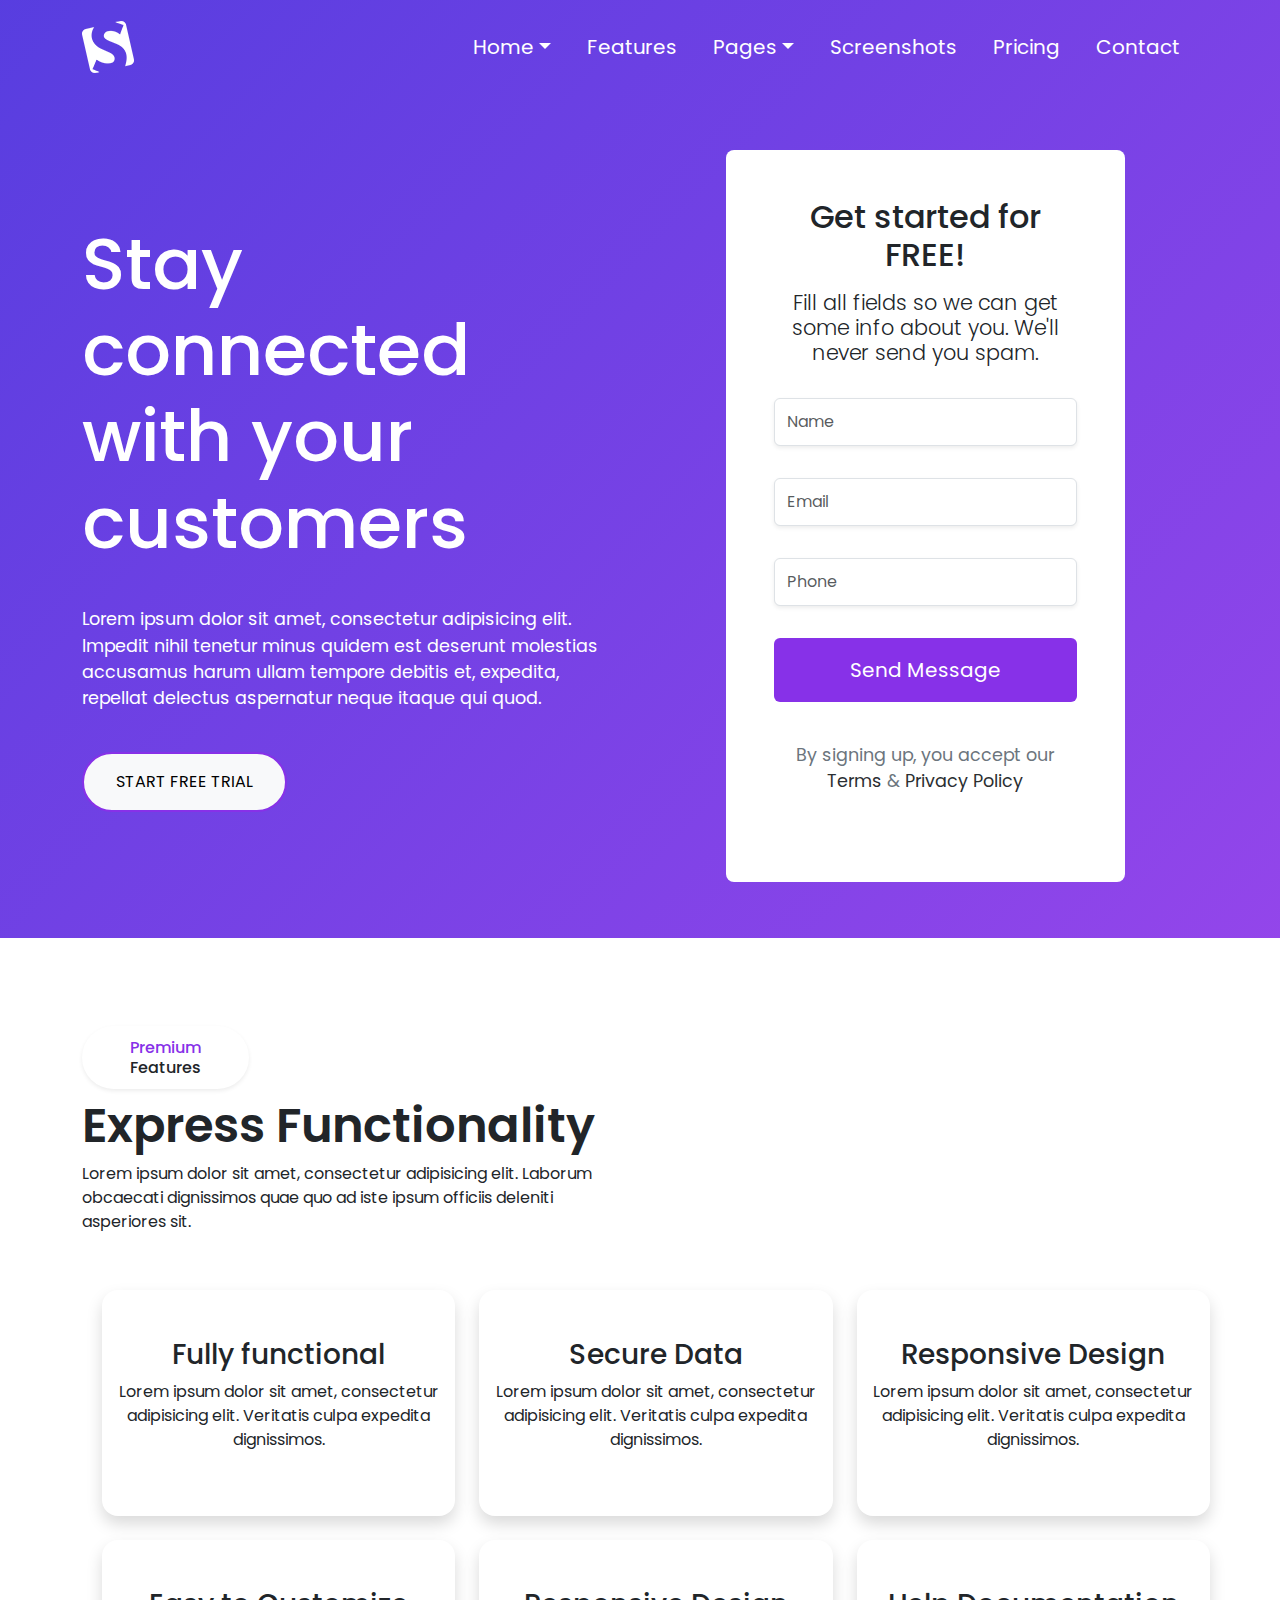
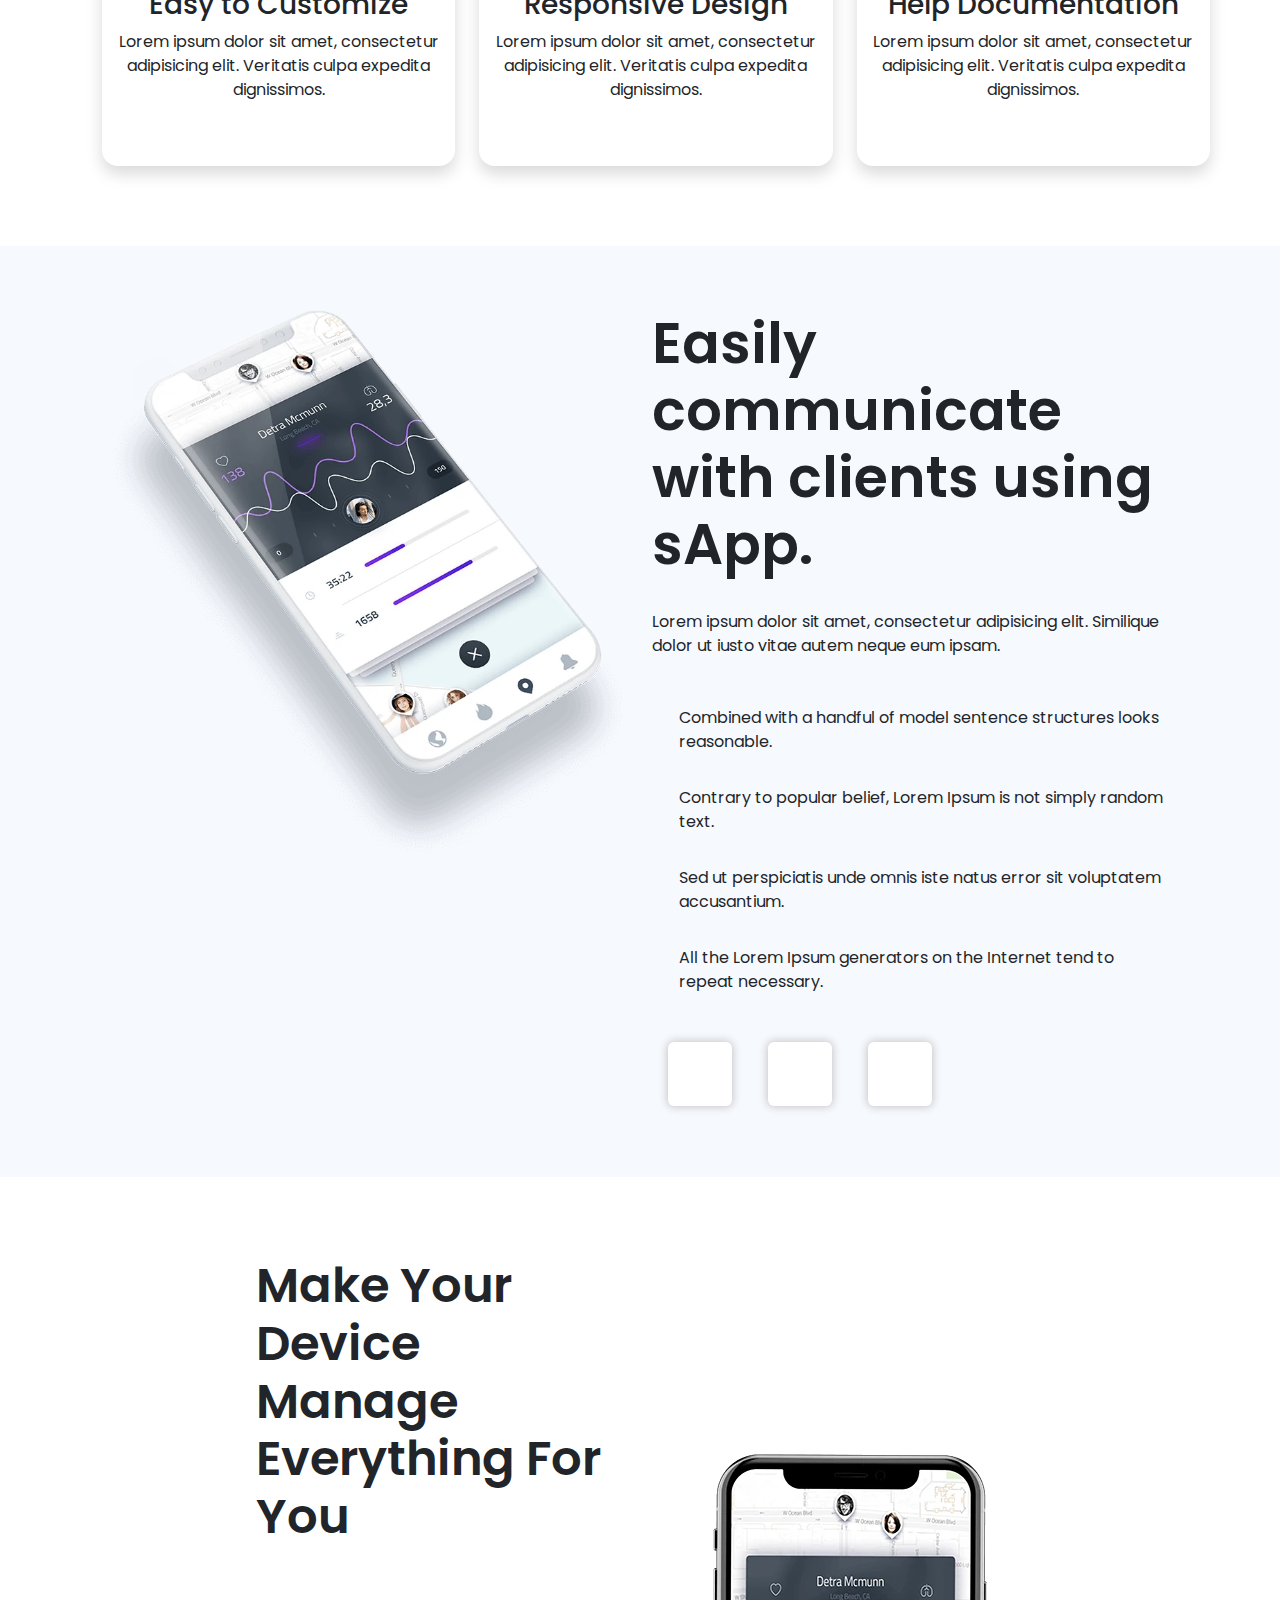
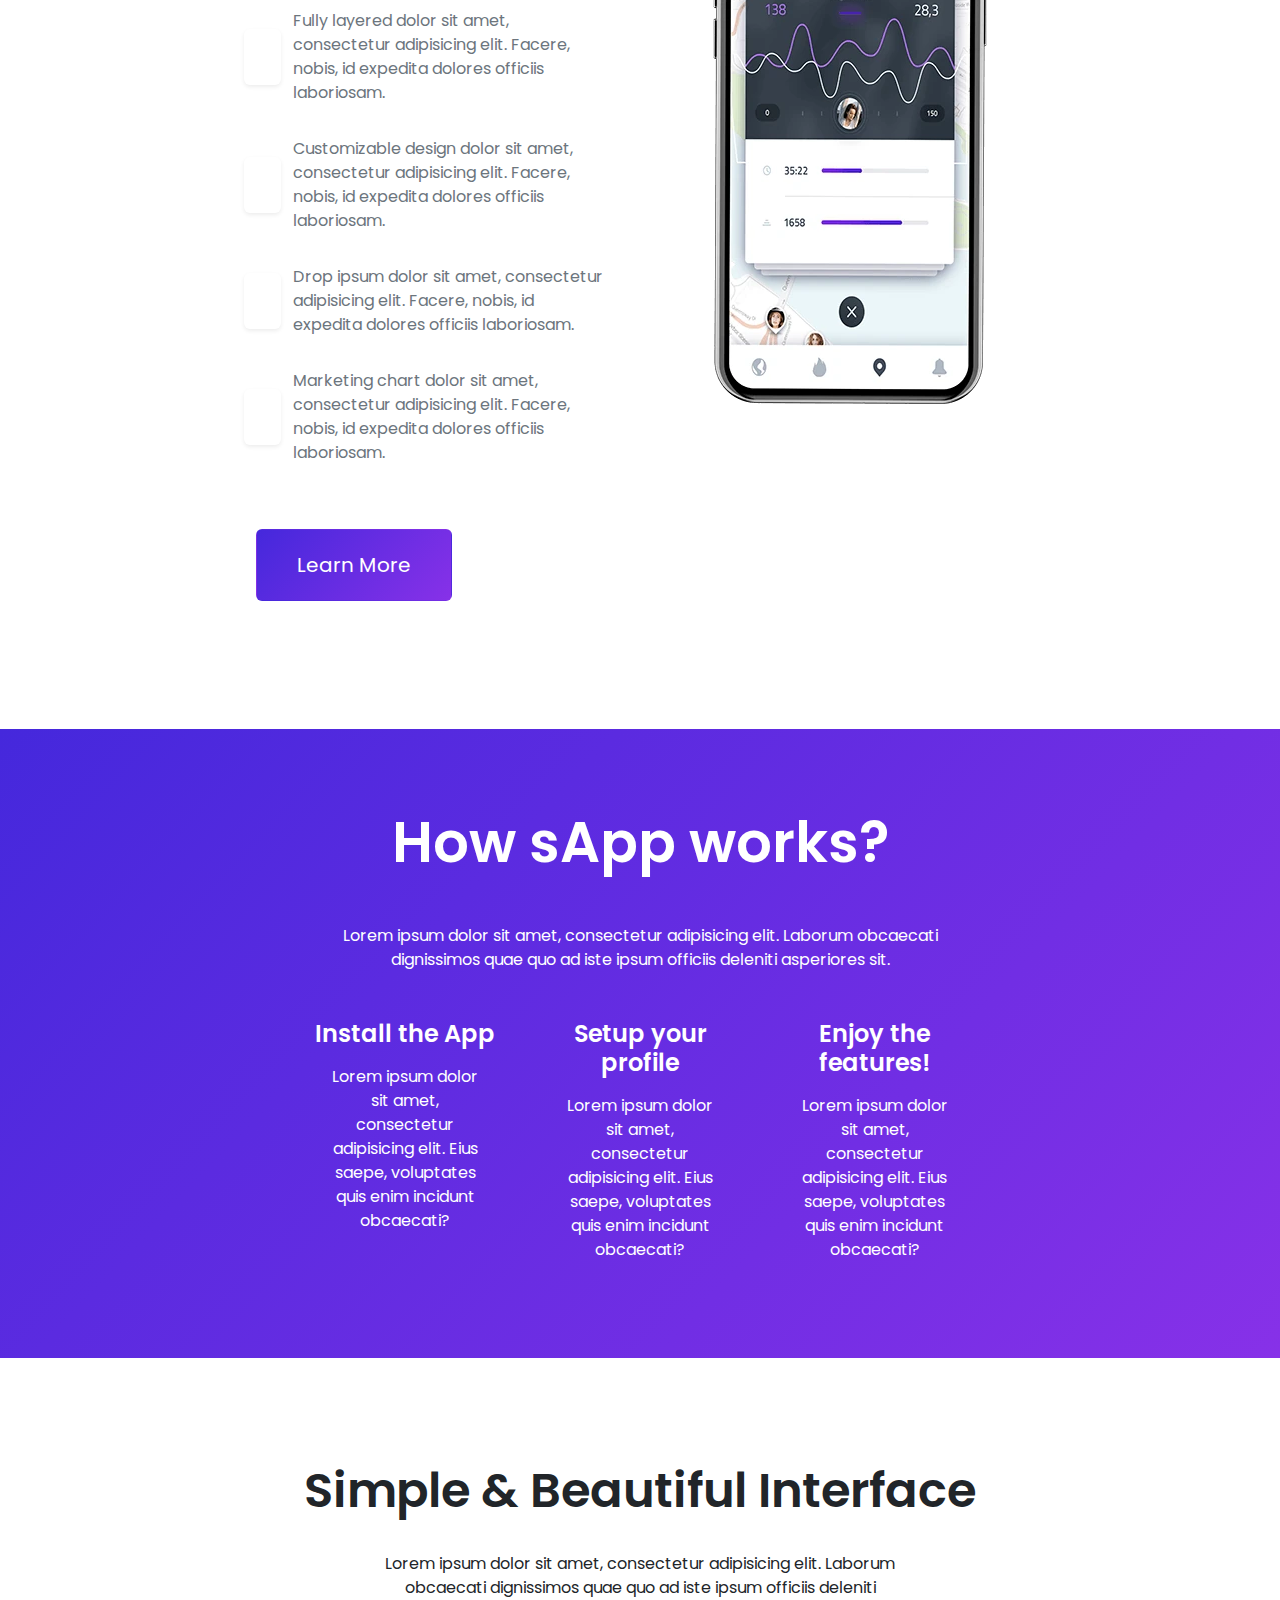
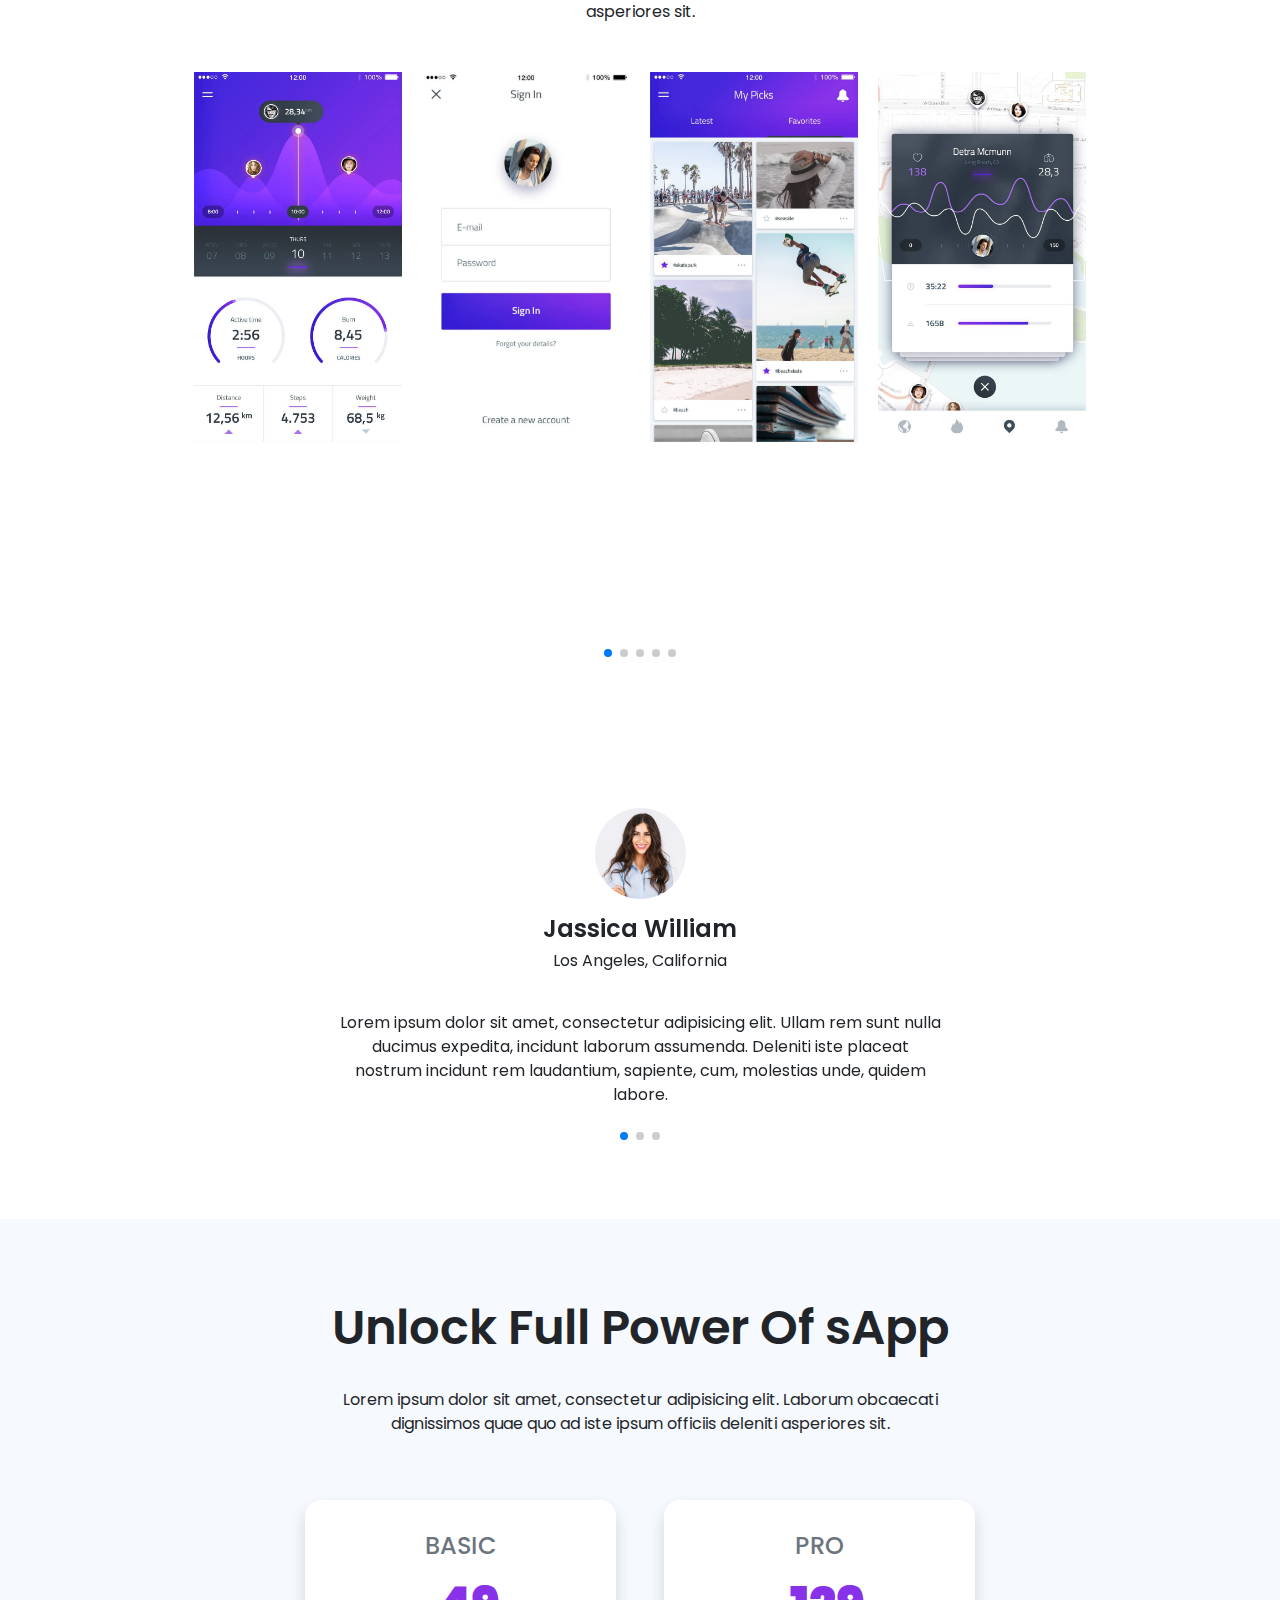
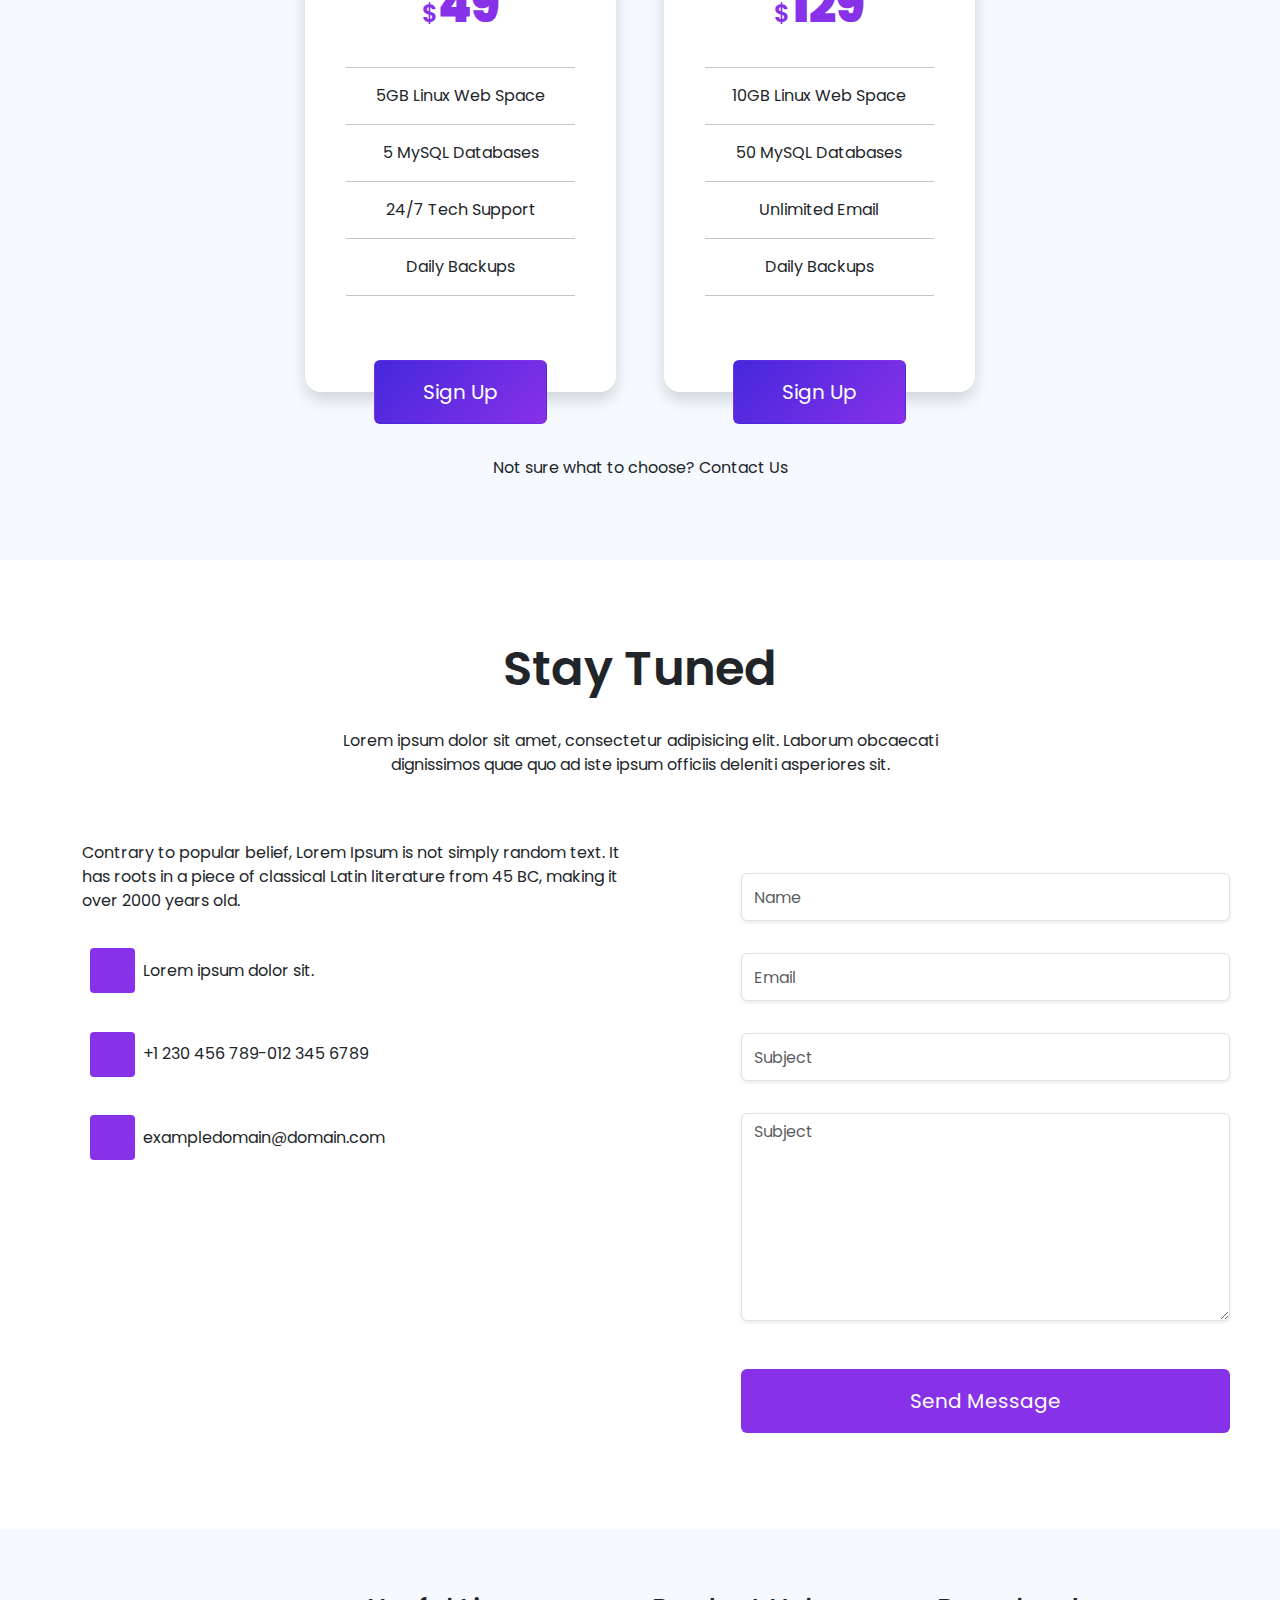
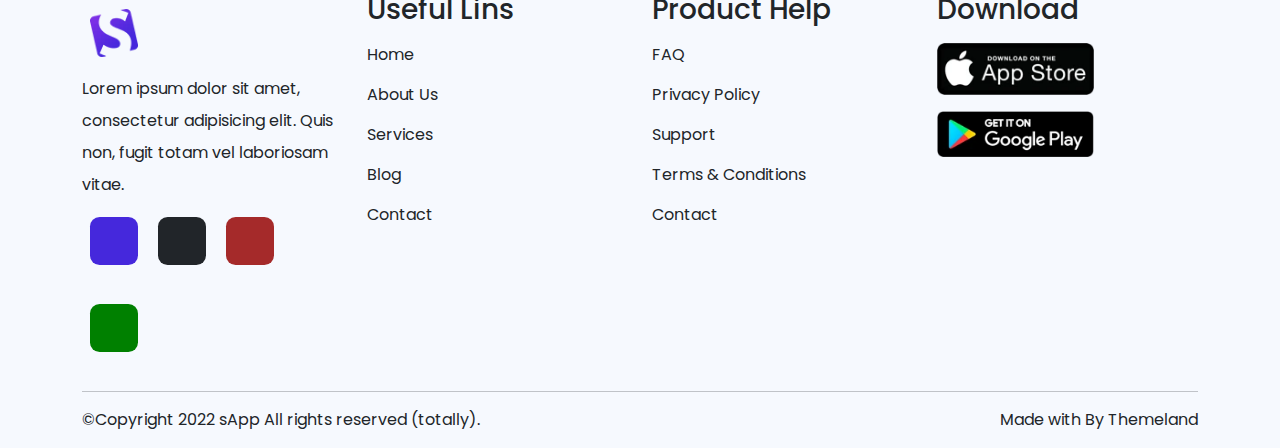
<file: sapp/index.html>
<!DOCTYPE html>
<html lang="en">

<head>
    <meta charset="UTF-8">
    <title>AKA - sApp</title>
    <link href="https://cdn.jsdelivr.net/npm/bootstrap@5.3.3/dist/css/bootstrap.min.css" rel="stylesheet"
        integrity="sha384-QWTKZyjpPEjISv5WaRU9OFeRpok6YctnYmDr5pNlyT2bRjXh0JMhjY6hW+ALEwIH" crossorigin="anonymous">
    <link rel="stylesheet" href="style.css">

    <link rel="preconnect" href="https://fonts.googleapis.com">
    <link rel="preconnect" href="https://fonts.gstatic.com" crossorigin>
    <link href="https://fonts.googleapis.com/css2?family=Poppins:wght@300;400;500;600;700&display=swap"
        rel="stylesheet">
    <link rel="stylesheet" href="https://cdnjs.cloudflare.com/ajax/libs/font-awesome/6.5.1/css/all.min.css"
        integrity="sha512-DTOQO9RWCH3ppGqcWaEA1BIZOC6xxalwEsw9c2QQeAIftl+Vegovlnee1c9QX4TctnWMn13TZye+giMm8e2LwA=="
        crossorigin="anonymous" referrerpolicy="no-referrer" />
    <link rel="stylesheet" href="https://cdn.jsdelivr.net/npm/swiper@11/swiper-bundle.min.css" />
</head>

<body>
    <header>
        <nav class="navbar navbar-expand fs-5 py-3" id="main-menu">
            <div class="container">
                <a class="navbar-brand text-white" href="#"><img src="images/logo-white.webp" alt=""></a>
                <button class="navbar-toggler" type="button" data-bs-toggle="collapse"
                    data-bs-target="#navbarSupportedContent" aria-controls="navbarSupportedContent"
                    aria-expanded="false" aria-label="Toggle navigation">
                    <span class="navbar-toggler-icon"></span>
                </button>

                <ul class="navbar-nav">
                    <li class="nav-item dropdown"><a class="nav-link dropdown-toggle text-white" href="#" role="button"
                            data-bs-toggle="dropdown" aria-expanded="false">Home</a>
                        <ul class="dropdown-menu">
                            <li><a class="dropdown-item" href="#">HOMEPAGE-1</a></li>
                            <li><a class="dropdown-item" href="#">HOMEPAGE-2</a></li>
                            <li><a class="dropdown-item" href="#">HOMEPAGE-3</a></li>
                            <li><a class="dropdown-item" href="#">HOMEPAGE-4</a></li>
                            <li><a class="dropdown-item" href="#">HOMEPAGE-5</a></li>
                            <li><a class="dropdown-item" href="#">HOMEPAGE-6</a></li>
                        </ul>
                    </li>
                    <li class="nav-item "><a class="nav-link text-white" href="">Features</a></li>
                    <li class="nav-item dropdown "><a class="nav-link dropdown-toggle text-white" href="#" role="button"
                            data-bs-toggle="dropdown" aria-expanded="false">Pages</a>
                        <ul class="dropdown-menu">
                            <li><a class="dropdown-item" href="#">I</a></li>
                            <li><a class="dropdown-item" href="#">Can</a></li>
                            <li><a class="dropdown-item" href="#">Do</a></li>
                            <li><a class="dropdown-item" href="#">THIS</a></li>
                        </ul>
                    </li>
                    <li class="nav-item"><a class="nav-link text-white" href="">Screenshots</a></li>
                    <li class="nav-item"><a class="nav-link text-white" href="">Pricing</a></li>

                    <li class="nav-item"><a class="nav-link text-white" href="">Contact</a></li>
                </ul>
                <a class="toggler" href="#main-menu"><i class="fa-solid fa-bars"></i></a>
                

            </div>

        </nav>
        <div class="py-5 contacts">
            <div class="container my-2">
                <div class="row align-items-center ">
                    <div class="col text-white">
                        <h1>Stay connected with your customers</h1>
                        <p>Lorem ipsum dolor sit amet, consectetur adipisicing elit. Impedit nihil tenetur minus quidem
                            est deserunt molestias accusamus harum ullam tempore debitis et, expedita, repellat delectus
                            aspernatur neque itaque qui quod.</p>
                        <div>
                            <a href="" class="btn btn-light btn-lg rounded-pill text-center">START FREE TRIAL</a>
                        </div>
                    </div>
                    <div class="col text-end container bg-white text-center p-5 rounded-3 ">
                        <div class="d-flex">
                            <form>
                                <h2>Get started for FREE!</h1>
                                    <h3>Fill all fields so we can get some info about you. We'll never send you spam.
                                </h2>
                                <div class="col-12">
                                    <div>
                                        <input type="text" placeholder="Name" class="form-control shadow-sm">
                                    </div>
                                    <div>
                                        <input type="text" placeholder="Email" class="form-control shadow-sm">
                                    </div>
                                    <div>
                                        <input type="text" placeholder="Phone" class="form-control shadow-sm">
                                    </div>
                                </div>
                                <button href="" class="btn btn-lg rounded-2 text-center">Send Message</button>
                                <p class="text-secondary">By signing up, you accept our <a href=""
                                        class="text-secondary-emphasis">Terms</a> & <a href=""
                                        class="text-secondary-emphasis">Privacy Policy</a> </p>
                            </form>
                        </div>

                    </div>
                </div>
            </div>
        </div>
       

    </header>
    <main>
        <section class="functionality">
            <div class="container">
                <div>
                    <div class="express py-2">
                        <h1>Express Functionality</h1>
                        <h2 class="rounded-pill d-inline-block shadow-sm premium"> <strong><i
                                    class="fa-regular fa-lightbulb"></i> Premium</strong> Features</h2>
                        <p>Lorem ipsum dolor sit amet, consectetur adipisicing elit. Laborum obcaecati dignissimos quae
                            quo ad iste ipsum officiis deleniti asperiores sit.</p>
                    </div>
                    <ul class="row text-center my-4 column-gap-4">
                        <div class="col shadow rounded-4">
                            <li class="py-5">
                                <div>
                                    <i class="fa-solid fa-layer-group text-primary fs-1 my-4"></i>
                                </div>
                                <h3>Fully functional</h3>
                                <p>Lorem ipsum dolor sit amet, consectetur adipisicing elit. Veritatis culpa expedita
                                    dignissimos.</p>
                            </li>
                        </div>
                        <div class="col shadow rounded-4">
                            <li class="py-5">
                                <div>
                                    <i class="fa-solid fa-comments text-danger fs-1 my-4"></i>
                                </div>
                                <h3>Secure Data</h3>
                                <p>Lorem ipsum dolor sit amet, consectetur adipisicing elit. Veritatis culpa expedita
                                    dignissimos.</p>
                            </li>
                        </div>
                        <div class="col shadow rounded-4">
                            <li class="py-5">
                                <div>
                                    <i class="fa-solid fa-lock text-success fs-1 my-4"></i>
                                </div>
                                <h3>Responsive Design</h3>
                                <p>Lorem ipsum dolor sit amet, consectetur adipisicing elit. Veritatis culpa expedita
                                    dignissimos.</p>
                            </li>
                        </div>
                    </ul>
                    <ul class="row text-center my-0 column-gap-4">
                        <div class="col shadow rounded-4">
                            <li class="py-5">
                                <div>
                                    <i class="fa-solid fa-gear text-warning fs-1 my-4"></i>
                                </div>
                                <h3>Easy to Customize </h3>
                                <p>Lorem ipsum dolor sit amet, consectetur adipisicing elit. Veritatis culpa expedita
                                    dignissimos.</p>
                            </li>
                        </div>
                        <div class="col shadow rounded-4">
                            <li class="py-5">
                                <div>
                                    <i class="fa-solid fa-copy text-dark fs-1 my-4"></i>
                                </div>
                                <h3>Responsive Design</h3>
                                <p>Lorem ipsum dolor sit amet, consectetur adipisicing elit. Veritatis culpa expedita
                                    dignissimos.</p>
                            </li>
                        </div>
                        <div class="col shadow rounded-4">
                            <li class="py-5">
                                <div>
                                    <i class="fa-solid fa-laptop-code text-info fs-1 my-4"></i>
                                </div>
                                <h3>Help Documentation</h3>
                                <p>Lorem ipsum dolor sit amet, consectetur adipisicing elit. Veritatis culpa expedita
                                    dignissimos.</p>
                            </li>
                        </div>
                    </ul>


                </div>
            </div>
        </section>

        <section class="communication">
            <div class="container">
                <div class="row align-items-center">
                    <div class="image col">
                        <img src="images/iphone_x.webp" alt="">
                    </div>
                    <div class="col info">
                        <h1>Easily communicate with clients using sApp.</h1>
                        <p>Lorem ipsum dolor sit amet, consectetur adipisicing elit. Similique dolor ut iusto vitae
                            autem neque eum ipsam.</p>
                        <ul>
                            <li>
                                <div class="row">
                                    <span class="col"><i class="fa-solid fa-check"></i></span>
                                    <span class="col">Combined with a handful of model sentence structures looks
                                        reasonable.</span>
                                </div>
                            </li>
                            <li>
                                <div class="row">
                                    <span class="col"><i class="fa-solid fa-check"></i></span>
                                    <span class="col">Contrary to popular belief, Lorem Ipsum is not simply random
                                        text.</span>
                                </div>
                            </li>
                            <li>
                                <div class="row">
                                    <span class="col"><i class="fa-solid fa-check"></i></span>
                                    <span class="col">Sed ut perspiciatis unde omnis iste natus error sit voluptatem
                                        accusantium.</span>
                                </div>
                            </li>
                            <li>
                                <div class="row">
                                    <span class="col"><i class="fa-solid fa-check"></i></span>
                                    <span class="col">All the Lorem Ipsum generators on the Internet tend to repeat
                                        necessary.</span>
                                </div>
                            </li>
                        </ul>
                        <ul>
                            <li class="rounded-2"><i class="fa-solid fa-bell"></i></li>
                            <li class="rounded-2"><i class="fa-solid fa-envelope-open"></i></li>
                            <li class="rounded-2"><i class="fa-solid fa-video"></i></li>
                        </ul>
                    </div>

                </div>
            </div>
        </section>
        <section class="manage">
            <div class="container">
                <div class="row justify-content-between align-items-center column-gap-5 row-gap-5">
                    <div class="col">
                        <h1>Make Your Device Manage Everything For You</h1>
                        <ul class="text-secondary">
                            <li>
                                <div class="row">
                                    <span class="col rounded-2 shadow-sm"><i class="fa-solid fa-layer-group"></i></span>
                                    <span class="col">Fully layered dolor sit amet, consectetur adipisicing elit.
                                        Facere, nobis, id expedita dolores officiis laboriosam.</span>
                                </div>
                            </li>
                            <li>
                                <div class="row">
                                    <span class="col rounded-2 shadow-sm"><i class="fa-solid fa-brush"></i></span>
                                    <span class="col">Customizable design dolor sit amet, consectetur adipisicing elit.
                                        Facere, nobis, id expedita dolores officiis laboriosam.</span>
                                </div>
                            </li>
                            <li>
                                <div class="row">
                                    <span class="col rounded-2 shadow-sm"><i
                                            class="fa-solid fa-fire-flame-simple"></i></span>
                                    <span class="col">Drop ipsum dolor sit amet, consectetur adipisicing elit. Facere,
                                        nobis, id expedita dolores officiis laboriosam.</span>
                                </div>
                            </li>
                            <li>
                                <div class="row">
                                    <span class="col rounded-2 shadow-sm"><i
                                            class="fa-solid fa-cart-arrow-down"></i></span>
                                    <span class="col">Marketing chart dolor sit amet, consectetur adipisicing elit.
                                        Facere, nobis, id expedita dolores officiis laboriosam.</span>
                                </div>
                            </li>
                        </ul>
                        <a href="" class="btn btn-lg rounded-2 text-center">Learn More</a>
                    </div>
                    <div class="col image">
                        <img src="images/thumb-2.webp" alt="">
                    </div>
                </div>
            </div>
        </section>
        <section class="works">
            <div class="container text-center">
                <h1>How sApp works?</h1>
                <p>Lorem ipsum dolor sit amet, consectetur adipisicing elit. Laborum obcaecati dignissimos quae quo ad
                    iste ipsum officiis deleniti asperiores sit.</p>
                <div class="row column-gap-4">
                    <div class="col">
                        <div>
                            <i class="fa-solid fa-cloud-arrow-down fs-1 my-3"></i>
                        </div>
                        <h2>Install the App</h2>
                        <p>Lorem ipsum dolor sit amet, consectetur adipisicing elit. Eius saepe, voluptates quis enim
                            incidunt obcaecati?</p>
                    </div>
                    <div class="col">
                        <div>
                            <i class="fa-solid fa-sliders fs-1 my-3"></i>
                        </div>
                        <h2>Setup your profile</h2>
                        <p>Lorem ipsum dolor sit amet, consectetur adipisicing elit. Eius saepe, voluptates quis enim
                            incidunt obcaecati?</p>
                    </div>
                    <div class="col">
                        <div>
                            <i class="fa-solid fa-gears fs-1 my-3"></i>
                        </div>
                        <h2>Enjoy the features!</h2>
                        <p>Lorem ipsum dolor sit amet, consectetur adipisicing elit. Eius saepe, voluptates quis enim
                            incidunt obcaecati?</p>
                    </div>
                </div>
            </div>
        </section>
        <section class="simple">
            <div class="container text-center">
                <h1>Simple & Beautiful Interface</h1>
                <p>Lorem ipsum dolor sit amet, consectetur adipisicing elit. Laborum obcaecati dignissimos quae quo ad
                    iste ipsum officiis deleniti asperiores sit.</p>
                <!-- Slider main container -->
                <div class="swiper swiper1">
                    <!-- Additional required wrapper -->
                    <div class="swiper-wrapper">
                        <!-- Slides -->
                        <div class="swiper-slide"><img src="images/1.webp" alt=""></div>
                        <div class="swiper-slide"><img src="images/2.webp" alt=""></div>
                        <div class="swiper-slide"><img src="images/3.webp" alt=""></div>
                        <div class="swiper-slide"><img src="images/4.webp" alt=""></div>
                        <div class="swiper-slide"><img src="images/5.webp" alt=""></div>
                    </div>
                    <!-- If we need pagination -->
                    <div class="swiper-pagination"></div>

                    <!-- If we need navigation buttons -->
                    <!-- <div class="swiper-button-prev"></div> -->
                    <!-- <div class="swiper-button-next"></div> -->
                    <!-- If we need scrollbar -->
                    <!-- <div class="swiper-scrollbar"></div> -->
                </div>
            </div>
        </section>
        <section class="testimonials">
            <div class="container text-center">
                <div class="swiper swiper2">
                    <!-- Additional required wrapper -->
                    <ul class="swiper-wrapper">
                        <!-- Slides -->
                        <li class="swiper-slide">
                            <h3>Jassica William</h3>
                            <h4>Los Angeles, California</h4>
                            <div class="text-warning my-3">
                                <i class="fa-solid fa-star"></i>
                                <i class="fa-solid fa-star"></i>
                                <i class="fa-solid fa-star"></i>
                                <i class="fa-solid fa-star"></i>
                                <i class="fa-solid fa-star"></i>
                            </div>
                            <p>Lorem ipsum dolor sit amet, consectetur adipisicing elit. Ullam rem sunt nulla ducimus
                                expedita, incidunt laborum assumenda. Deleniti iste placeat nostrum incidunt rem
                                laudantium, sapiente, cum, molestias unde, quidem labore.</p>
                            <img src="images/avatar-2.webp" alt="">
                        </li>
                        <li class="swiper-slide">
                            <h3>Johnson Smith</h3>
                            <h4>Los Angeles, California</h4>
                            <div class="text-warning my-3">
                                <i class="fa-solid fa-star"></i>
                                <i class="fa-solid fa-star"></i>
                                <i class="fa-solid fa-star"></i>
                                <i class="fa-solid fa-star"></i>

                            </div>
                            <p>Lorem ipsum dolor sit amet, consectetur adipisicing elit. Ullam rem sunt nulla ducimus
                                expedita, incidunt laborum assumenda. Deleniti iste placeat nostrum incidunt rem
                                laudantium, sapiente, cum, molestias unde, quidem labore.</p>
                            <img src="images/avatar-1.webp" alt="">
                        </li>
                        <li class="swiper-slide">
                            <h3>John Doe</h3>
                            <h4>Los Angeles, California</h4>
                            <div class="text-warning my-3">
                                <i class="fa-solid fa-star"></i>
                                <i class="fa-solid fa-star"></i>
                                <i class="fa-solid fa-star"></i>
                                <i class="fa-solid fa-star"></i>
                            </div>
                            <p>Lorem ipsum dolor sit amet, consectetur adipisicing elit. Ullam rem sunt nulla ducimus
                                expedita, incidunt laborum assumenda. Deleniti iste placeat nostrum incidunt rem
                                laudantium, sapiente, cum, molestias unde, quidem labore.</p>
                            <img src="images/avatar-3.webp" alt="">
                        </li>

                    </ul>
                    <!-- If we need pagination -->
                    <div class="swiper-pagination"></div>

                    <!-- If we need navigation buttons -->
                    <!-- <div class="swiper-button-prev"></div> -->
                    <!-- <div class="swiper-button-next"></div> -->
                    <!-- If we need scrollbar -->
                    <!-- <div class="swiper-scrollbar"></div> -->
                </div>
            </div>
        </section>
        <section class="subscriptions">
            <div class="container text-center">
                <h1>Unlock Full Power Of sApp</h1>
                <p>Lorem ipsum dolor sit amet, consectetur adipisicing elit. Laborum obcaecati dignissimos quae quo ad
                    iste ipsum officiis deleniti asperiores sit.</p>
                <div class="row column-gap-5 row-gap-5">
                    <div class="col basic rounded-4 bg-white shadow">
                        <div class="fs-1">
                            <i class="fa-solid fa-bicycle"></i>
                        </div>
                        <h3 class="text-secondary  fs-4">BASIC</h3>
                        <h4>$<strong>49</strong></h4>
                        <ul>
                            <li>5GB Linux Web Space</li>
                            <li>5 MySQL Databases</li>
                            <li>24/7 Tech Support</li>
                            <li>Daily Backups</li>
                        </ul>
                        <a href="" class="btn btn-lg rounded-2 text-center text-white">Sign Up</a>
                    </div>
                    <div class="col pro rounded-4  bg-white shadow">
                        <div class="fs-1">
                            <i class="fa-solid fa-motorcycle"></i>
                        </div>
                        <h3 class="text-secondary fs-4">PRO</h3>
                        <h4>$<strong>129</strong></h4>
                        <ul>
                            <li>10GB Linux Web Space</li>
                            <li>50 MySQL Databases</li>
                            <li>Unlimited Email</li>
                            <li>Daily Backups</li>
                        </ul>
                        <a href="" class="btn btn-lg rounded-2 text-center text-white">Sign Up</a>
                    </div>
                </div>
                <p>Not sure what to choose? <a href="" class="">Contact Us</a> </p>
            </div>
        </section>
        <section class="stay-tuned">
            <div class="container text-center">
                <h1>Stay Tuned</h1>
                <p>Lorem ipsum dolor sit amet, consectetur adipisicing elit. Laborum obcaecati dignissimos quae quo ad
                    iste ipsum officiis deleniti asperiores sit.</p>
                <div class="row column-gap-5">
                    <div class="col text-start">
                        <p>Contrary to popular belief, Lorem Ipsum is not simply random text. It has roots in a piece of
                            classical Latin literature from 45 BC, making it over 2000 years old.</p>
                        <ul>
                            <li class="py-2">
                                <a href="#" class="d-flex">
                                    <div class="mr-3"><i class="fa-solid fa-house"></i></div>
                                    <span class="media-body align-self-center">Lorem ipsum dolor sit.</span>
                                </a>
                            </li>
                            <li class="py-2">
                                <a href="#" class="d-flex">
                                    <div class="mr-3"><i class="fa-solid fa-phone"></i></div>
                                    <span class="media-body align-self-center">+1 230 456 789-012 345 6789</span>
                                </a>
                            </li>
                            <li class="py-2">
                                <a href="#" class="d-flex">
                                    <div class="mr-3"><i class="fa-solid fa-envelope"></i></div>
                                    <span class="media-body align-self-center">exampledomain@domain.com</span>
                                </a>
                            </li>
                        </ul>
                    </div>
                    <div class="col">
                        <form>
                            <div>
                                <input type="text" placeholder="Name" class="form-control shadow-sm">
                            </div>
                            <div>
                                <input type="text" placeholder="Email" class="form-control shadow-sm">
                            </div>
                            <div>
                                <input type="text" placeholder="Subject" class="form-control shadow-sm">
                            </div>
                            <div>
                                <textarea class="form-control shadow-sm" placeholder="Subject"></textarea>
                            </div>

                            <button href="#" class="btn btn-lg rounded-2 text-center"><i class="fa-solid fa-paper-plane"></i> Send Message</button>

                        </form>
                    </div>
                </div>
            </div>
        </section>
    </main>

    <footer>
        <div class="container">
            <div class="row">
                <div class="col-12 col-sm-6 col-lg-3">
                    <div class="items">
                        <p>Lorem ipsum dolor sit amet, consectetur adipisicing elit. Quis non, fugit totam vel laboriosam vitae.</p>
                        <a href="">
                            <img src="images/logo.webp" alt="">
                        </a>
                        <div class="socials">
                            <a href=""><i class="fa-brands fa-facebook-f"></i></a>
                            <a href=""><i class="fa-brands fa-x-twitter"></i></a>
                            <a href=""><i class="fa-brands fa-google-plus-g"></i></a>
                            <a href=""><i class="fa-brands fa-vine"></i></a>
                        </div>
                    </div>
                </div>
                <div class="col-12 col-sm-6 col-lg-3">
                    <div class="items">
                        <h3>Useful Lins</h3>
                        <a href="">Home</a>
                        <a href="">About Us</a>
                        <a href="">Services</a>
                        <a href="">Blog</a>
                        <a href="">Contact</a>
                    </div>
                </div>
                <div class="col-12 col-sm-6 col-lg-3">
                    <div class="items">
                        <h3>Product Help</h3>
                        <a href="">FAQ</a>
                        <a href="">Privacy Policy</a>
                        <a href="">Support</a>
                        <a href="">Terms & Conditions</a>
                        <a href="">Contact</a>
                    </div>
                </div>
                <div class="col-12 col-sm-6 col-lg-3">
                    <div class="items">
                        <h3>Download</h3>
                            <a href="">
                                <img src="images/app-store-black.webp" alt="">
                            </a>
                            <a href="">
                                <img src="images/google-play-black.webp" alt="">
                            </a>
                    </div>
                </div>
            </div>
            <hr>
            <div class="row justify-content-between">
                <div class="col">
                    <p>Copyright 2022 sApp All rights reserved (totally). </p>
                </div>
                <div class="col text-end">
                    <p>Made with <i class="fa-solid fa-heart"></i> By <a href="">Themeland</a></p>
                </div>
            </div>
        </div>
    </footer>

    <script src="https://cdn.jsdelivr.net/npm/bootstrap@5.3.3/dist/js/bootstrap.bundle.min.js"
        integrity="sha384-YvpcrYf0tY3lHB60NNkmXc5s9fDVZLESaAA55NDzOxhy9GkcIdslK1eN7N6jIeHz"
        crossorigin="anonymous"></script>
    <script src="https://cdn.jsdelivr.net/npm/swiper@11/swiper-bundle.min.js"></script>
    <script>
        const swiper1 = new Swiper('.swiper1', {
            breakpoints: {
            500: {
            slidesPerView: 1,
            spaceBetween: 20
            }, 
            768: {
            slidesPerView: 2,
            spaceBetween: 20
            },
            992: {
            slidesPerView: 3,
            spaceBetween: 20
            },
            1200: {
            slidesPerView: 4,
            spaceBetween: 20
            }
            }, 

            direction: 'horizontal',
            loop: true,

            pagination: {
                el: '.swiper-pagination',
            },

            navigation: {
                nextEl: '.swiper-button-next',
                prevEl: '.swiper-button-prev',
            },

            scrollbar: {
                el: '.swiper-scrollbar',
            },

            slidesPerView: 4,
            spaceBetween: 20,
            autoplay: {
                delay: 2500,
                disableOnInteraction: false,
            },
            
        });

        const swiper2 = new Swiper('.swiper2', {

            direction: 'horizontal',
            loop: true,

            pagination: {
                el: '.swiper-pagination',
            },

            navigation: {
                nextEl: '.swiper-button-next',
                prevEl: '.swiper-button-prev',
            },

            scrollbar: {
                el: '.swiper-scrollbar',
            },

            slidesPerView: 1,
            spaceBetween: 20,
            autoplay: {
                delay: 3500,
                disableOnInteraction: false,
            },
        });

    </script>
</body>

</html>
</file>
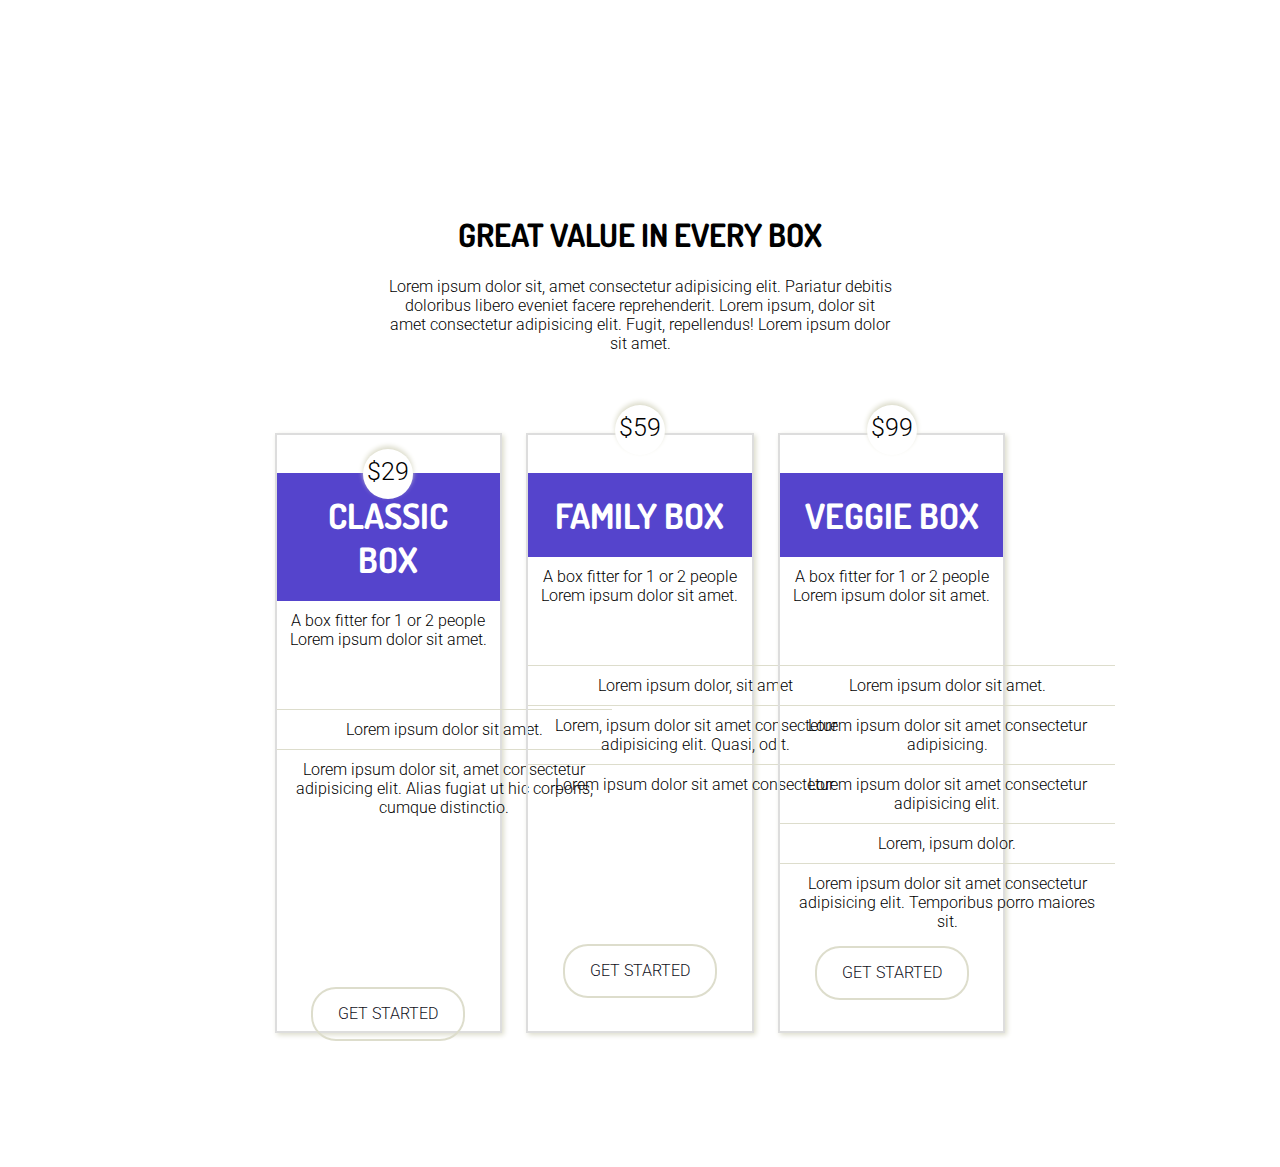
<file: navbar-display-table.html>
<!DOCTYPE html>
<html lang="en">
<head>
    <meta charset="UTF-8">
    <title>BOX options</title>

    <link rel="preconnect" href="https://fonts.googleapis.com">
    <link rel="preconnect" href="https://fonts.gstatic.com" crossorigin>
    <link href="https://fonts.googleapis.com/css2?family=Dosis:wght@200&display=swap" rel="stylesheet">
    
    <link rel="preconnect" href="https://fonts.googleapis.com">
    <link rel="preconnect" href="https://fonts.gstatic.com" crossorigin>
    <link href="https://fonts.googleapis.com/css2?family=Roboto:wght@300;500&display=swap" rel="stylesheet">
   
    <link rel="stylesheet" href="style.css">
</head>
<body>
    

    <section class="box-options">
        <header class="options_header">
            <h1>GREAT VALUE IN EVERY BOX</h1>
            <p>Lorem ipsum dolor sit, amet consectetur adipisicing elit. Pariatur debitis doloribus libero eveniet facere reprehenderit. Lorem ipsum, dolor sit amet consectetur adipisicing elit. Fugit, repellendus! Lorem ipsum dolor sit amet.</p>
        </header>

        <ol class="options_list">
            <li>
                <h2>CLASSIC BOX</h2>
                <p>A box fitter for 1 or 2 people Lorem ipsum dolor sit amet.</p>
                <div class="options_price">$29</div>
                <ol class="options_food">
                    <li>Lorem ipsum dolor sit amet.</li>
                    <li>Lorem ipsum dolor sit, amet consectetur adipisicing elit. Alias fugiat ut hic corporis, cumque distinctio.</li>
                </ol>
                <a href="#">GET STARTED</a>
            </li>
            <li>
                <h2>FAMILY BOX</h2>
                <p>A box fitter for 1 or 2 people Lorem ipsum dolor sit amet.</p>
                <div class="options_price">$59</div>
                <ol class="options_food">
                    <li>Lorem ipsum dolor, sit amet</li>
                    <li>Lorem, ipsum dolor sit amet consectetur adipisicing elit. Quasi, odit.</li>
                    <li>Lorem ipsum dolor sit amet consectetur.</li>
                </ol>
                <a href="#">GET STARTED</a>
            </li>
            <li>
                <h2>VEGGIE BOX</h2>
                <p>A box fitter for 1 or 2 people Lorem ipsum dolor sit amet.</p>
                <div class="options_price">$99</div>
                <ol class="options_food">
                    <li>Lorem ipsum dolor sit amet.</li>
                    <li>Lorem ipsum dolor sit amet consectetur adipisicing.</li>
                    <li>Lorem ipsum dolor sit amet consectetur adipisicing elit.</li>
                    <li>Lorem, ipsum dolor.</li>
                    <li>Lorem ipsum dolor sit amet consectetur adipisicing elit. Temporibus porro maiores sit.</li>
                </ol>
                <a href="#" class="options_started">GET STARTED</a>
            </li>
        </ol>
    </section>


</body>
</html>
</file>
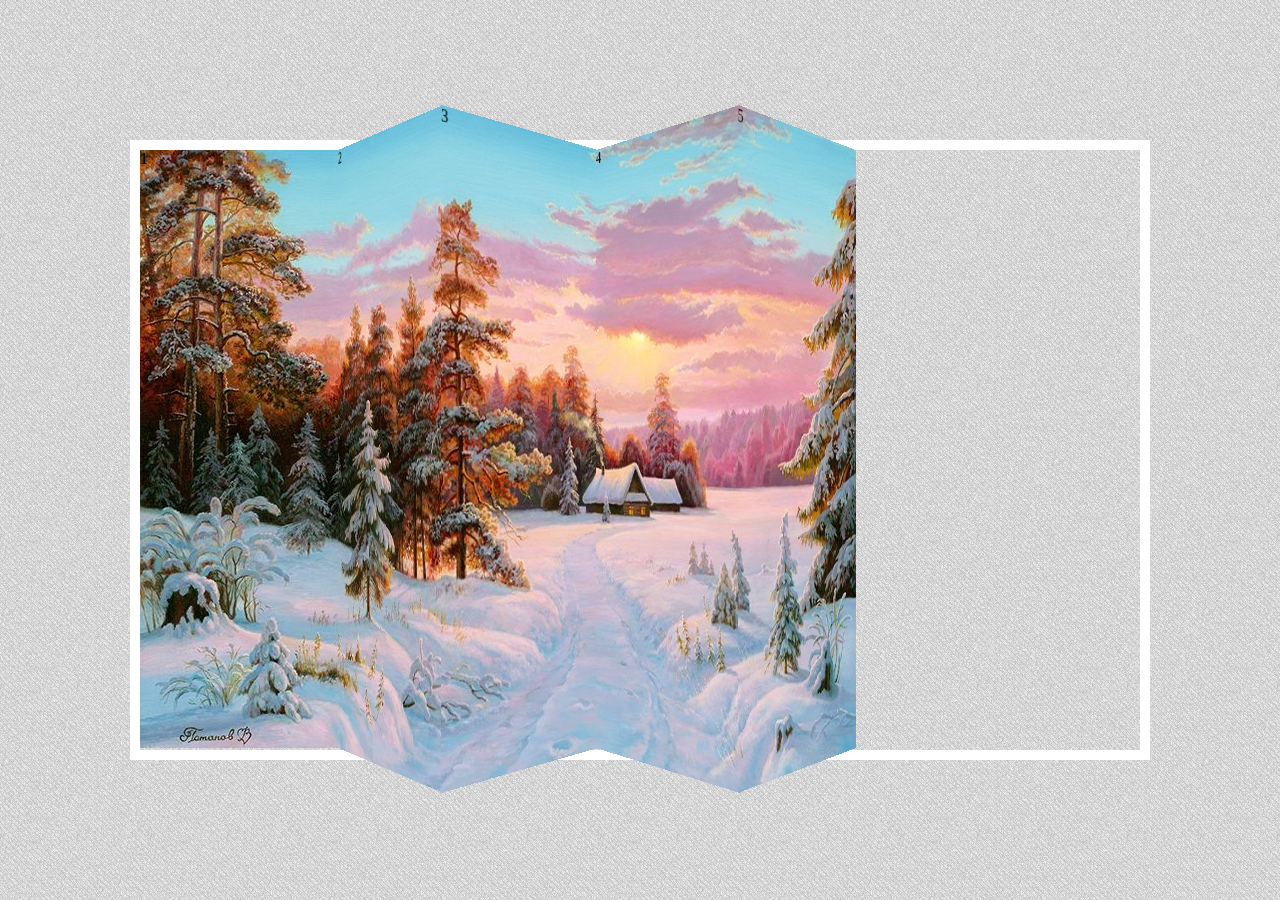
<file: css-paper-folding/paper-folding.html>
<!DOCTYPE html>
<html lang="en">
<head>
    <meta charset="UTF-8">
    <title>CSS paper folding</title>
    <link rel="stylesheet" href="paper.css">
</head>
<body>

    <div class="paper-effect">
        <div>1</div>
        <div>2</div>
        <div>3</div>
        <div>4</div>
        <div>5</div>
    </div>

</body>
</html>
</file>
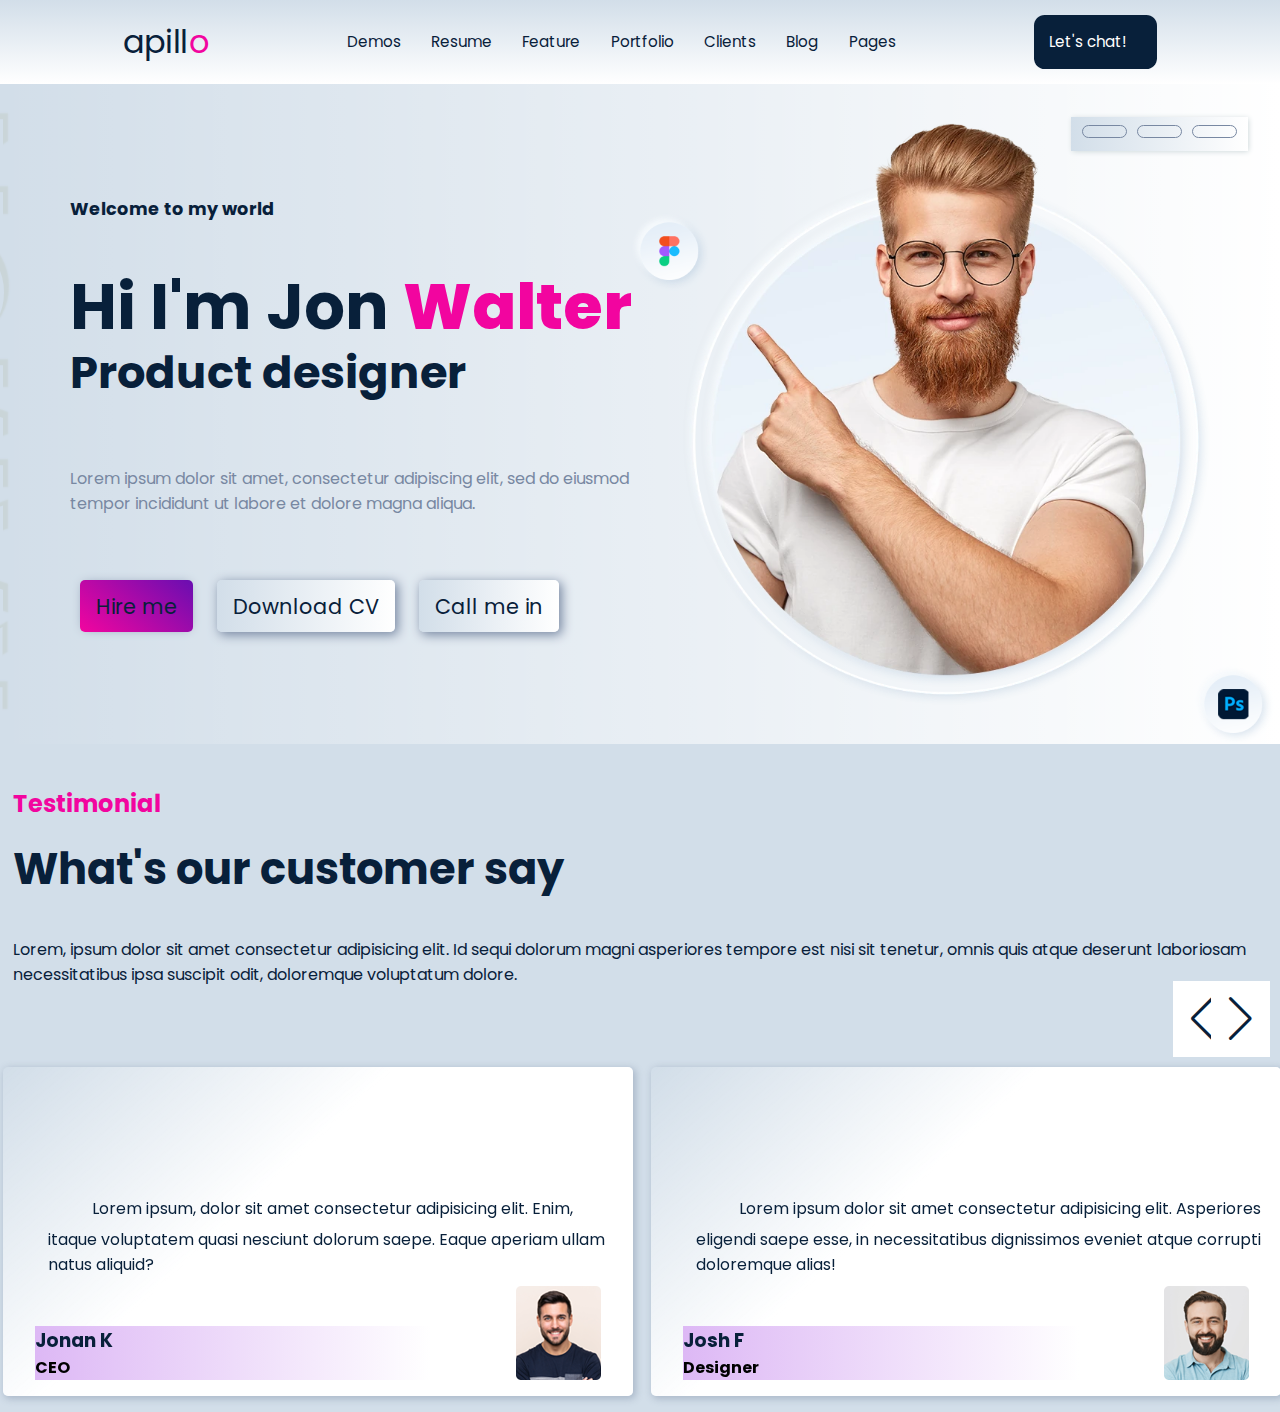
<file: layouting/layouting.html>
<!DOCTYPE html>
<html lang="en">
<head>
    <meta charset="UTF-8">
    <title>personal professional page</title>
    <link rel="preconnect" href="https://fonts.googleapis.com">
    <link rel="preconnect" href="https://fonts.gstatic.com" crossorigin>
    <link href="https://fonts.googleapis.com/css2?family=Roboto:wght@300;500&family=Poppins:wght@600;700;800&display=swap" rel="stylesheet">
    
    <link rel="stylesheet" href="layouting.css">

    <link rel="preconnect" href="https://cdnjs.cloudflare.com">
    <link rel="stylesheet" href="https://cdnjs.cloudflare.com/ajax/libs/font-awesome/6.5.1/css/all.min.css" integrity="sha512-DTOQO9RWCH3ppGqcWaEA1BIZOC6xxalwEsw9c2QQeAIftl+Vegovlnee1c9QX4TctnWMn13TZye+giMm8e2LwA==" crossorigin="anonymous" referrerpolicy="no-referrer" />

    <link rel="stylesheet" href="https://cdn.jsdelivr.net/npm/swiper@11/swiper-bundle.min.css"

/>
</head>
<body>
    <nav class="navbar">
        <div class="logo">
            <a href="#" class="apill">
                apill
            </a>
            <a href="#" class="letter">
                o
            </a>
        </div>
        
        <ul>
            <li>
                <a href="#">Demos</a>
            </li>
            <li>
                <a href="#">Resume</a>
            </li>
            <li>
                <a href="#">Feature</a>
            </li>
            <li>
                <a href="#">Portfolio</a>
            </li>
            <li>
                <a href="#">Clients</a>
            </li>
            <li>
                <a href="#">Blog</a>
            </li>
            <li>
                <a href="#">Pages</a>
            </li>
        </ul>
        <a href="" class="chat">
            Let's chat!
        </a>
        
    </nav>
    <div class="section-gradient">
        <header class="header">
            <h1>Hi I'm Jon <strong>Walter</strong> <strong>Porter</strong> <strong>Ramon</strong></h1>
            <h2>Product designer</h2>
            <h3>Welcome to my world</h3>
            <h4 class="vtext">RAMON</h4>
            <p>Lorem ipsum dolor sit amet, consectetur adipiscing elit, sed do eiusmod tempor incididunt ut labore et dolore magna aliqua.</p>
            
            <img class="avatar" src="images/avatar-1.webp" alt="Jon Walter Porter Ramon">
        
            <div class="actions">
                <a class="btn-d" aria-label="Hire me" href="#">
                    <span> Hire me</span>
                </a>
                <a class="btn-l" aria-label="Download CV" href="#">Download CV <i class="fa-solid fa-download"></i></a>
                <a class="btn-l" aria-label="Call in Viber" href="viber://pa?chatURI=12345678">Call me in <i class="fa-brands fa-viber"></i></a>
            </div>
            
            <ul class="socials">
                <li><a aria-label="Facebook" href="#"><i class="fa-brands fa-facebook-f"></i></a></li>
                <li><a aria-label="Twitter"href="#"><i class="fa-brands fa-x-twitter"></i></a></li>
                <li><a aria-label="Instagram"href="#"><i class="fa-brands fa-instagram"></i></a></li>
            </ul>

            <div class="skills">
                <div class="ps"></div>
                <div class="fi"></div>
            </div>
        </header>
    </div>
    
    
    <section class="testimonials">

        <div class="container">
            <h1> What's our customer say</h1>
            <h2>Testimonial</h2>
            <p>Lorem, ipsum dolor sit amet consectetur adipisicing elit. Id sequi dolorum magni asperiores tempore est nisi sit tenetur, omnis quis atque deserunt laboriosam necessitatibus ipsa suscipit odit, doloremque voluptatum dolore.</p>
        <!-- Slider main container -->
            <div class="swiper">
                <!-- Additional required wrapper -->
                <ul class="swiper-wrapper">
                <!-- Slides -->
                <li class="swiper-slide has-rating-4">
                    <h3>Jonan K</h3>
                    <h4>CEO</h4>
                    <p>Lorem ipsum, dolor sit amet consectetur adipisicing elit. Enim, itaque voluptatem quasi nesciunt dolorum saepe. Eaque aperiam ullam natus aliquid?</p>
                    <img src="images/testimonial-author-1.png" alt="Jonan K">
                </li>
                <li class="swiper-slide has-rating-3">
                    <h3>Josh F</h3>
                    <h4>Designer</h4>
                    <p>Lorem ipsum dolor sit amet consectetur adipisicing elit. Asperiores eligendi saepe esse, in necessitatibus dignissimos eveniet atque corrupti doloremque alias!</p>
                    <img src="images/testimonial-author-2.png" alt="Josh F">
                </li>
                <li class="swiper-slide has-rating-2">
                    <h3>Mary P</h3>
                    <h4>HR</h4>
                    <p>Lorem ipsum dolor sit amet consectetur adipisicing elit. Asperiores eligendi saepe esse, in necessitatibus dignissimos eveniet atque corrupti doloremque alias! Lorem ipsum dolor sit.</p>
                    <img src="images/testimonial-author-1.png" alt="Mary P">
                </li>
                </ul>
            
                <!-- If we need navigation buttons -->
                <div class="swiper-button-prev"></div>
                <div class="swiper-button-next"></div>
            
            </div>
        </div>

    </section>
    
    <script src="https://cdn.jsdelivr.net/npm/swiper@11/swiper-bundle.min.js"></script>
    <script>
        const swiper = new Swiper('.swiper', {
            loop: true,


            navigation: {
                nextEl: '.swiper-button-next',
                prevEl: '.swiper-button-prev',
            },
            breakpoints: {
                
            890: {
                slidesPerView: 2,
                spaceBetween: 20
            }}
                    });
    </script>

    <section class="about">

        <div class="container">

            
            
            
                <h1>5 Year’s Exprience on Product Design.</h1>
                <h2>About Ramon</h2>
                <p>Lorem ipsum dolor sit amet, consectetur adipiscing elit, sed do eiusmod tempor incididunt ut labore et dolore magna aliqua.</p>
                <p>Lorem ipsum dolor, sit amet consectetur adipisicing elit. Totam non deleniti a quia, sit voluptas veritatis, eius pariatur enim neque fugiat! Dolores id voluptas sed itaque? Deleniti similique nobis accusantium?</p>
                <img src="images/about-left.png" alt="About Ramon">
                <form>
                    <label class="btn" for="check-skills">Main skills</label>
                    <input type="radio" name="tabs" checked id="check-skills">
                    <label class="btn" for="check-awards">Awards</label>
                    <input type="radio" name="tabs" id="check-awards">
                    <label class="btn" for="check-education">Education</label>
                    <input type="radio" name="tabs" id="check-education">
                    <ul aria-label="Skills" class="list-skills">
                        <li>
                            <h3>User Experience Design - UI/UX</h3>
                            <p>Delight the user and make it work.</p>
                        </li>
                        <li>
                            <h3>Web & User Interface Design - Development</h3>
                            <p>Websites, web experiences, ...</p>
                        </li>
                        <li>
                            <h3>Interaction Design - Animation</h3>
                            <p>I like to move it move it.</p>
                        </li>
                    </ul>
                    <ul aria-label="Awards" class="list-awards">
                        <li>
                            <h3>UX Design Awards 2021</h3>
                            <p>Delight the user and make it work.</p>
                        </li>
                        <li>
                            <h3>Web Development Awards 2021</h3>
                            <p>Websites, web experiences, ...</p>
                        </li>
                        <li>
                            <h3>Mobile App Designer Award 2021</h3>
                            <p>I like to move it move it.</p>
                        </li>
                    </ul>
                    <ul aria-label="Education" class="list-education">
                        <li>
                            <h3>Bachelor of Arts (B.A.)</h3>
                            <p>Delight the user and make it work.</p>
                        </li>
                        <li>
                            <h3>Web & User Interface Design - Development</h3>
                            <p>Websites, web experiences, ...</p>
                        </li>
                        <li>
                            <h3>Interaction Design - Animation</h3>
                            <p>I like to move it move it.</p>
                        </li>
                    </ul>
                <a aria-label="Download CV"class="btn btn-download" href="docs/sample.pdf" download="">Download CV</a>
            </form>
        </div>

    </section>


</body>
</html>
</file>
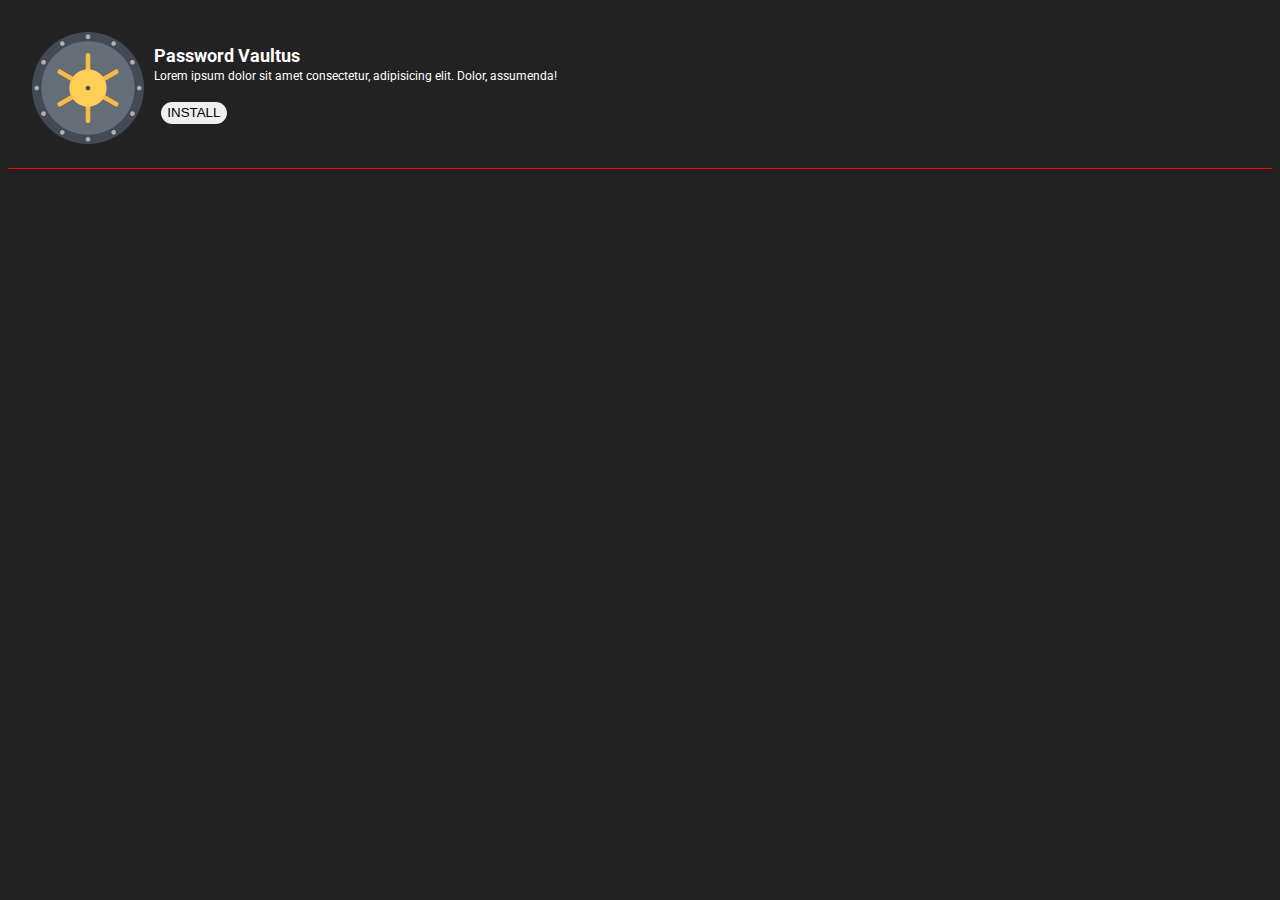
<file: playstore-widget/playstore.html>
<!DOCTYPE html>
<html lang="en">
<head>
    <meta charset="UTF-8">
    <title>store widget</title>
    <link rel="stylesheet" href="playstore.css">
    <link rel="stylesheet" href="widget.css">
    <link rel="preconnect" href="https://fonts.googleapis.com">
    <link rel="preconnect" href="https://fonts.gstatic.com" crossorigin>
    <link href="https://fonts.googleapis.com/css2?family=Roboto:wght@100;400;500&display=swap" rel="stylesheet">
    <link rel="stylesheet" href="https://cdnjs.cloudflare.com/ajax/libs/font-awesome/6.5.1/css/all.min.css" integrity="sha512-DTOQO9RWCH3ppGqcWaEA1BIZOC6xxalwEsw9c2QQeAIftl+Vegovlnee1c9QX4TctnWMn13TZye+giMm8e2LwA==" crossorigin="anonymous" referrerpolicy="no-referrer" />
</head>
<body>


    <div class="widget">
        <div class="brand">
            <img src="vault-svgrepo-com.svg" alt="">
        </div>
        <div class="info">
            <h2>Password Vaultus</h2>
            <p>Lorem ipsum dolor sit amet consectetur, adipisicing elit. Dolor, assumenda!</p>
            <button><i class="fa-solid fa-cloud-arrow-down"></i>INSTALL</button>
        </div>
    </div>


</body>
</html>
</file>
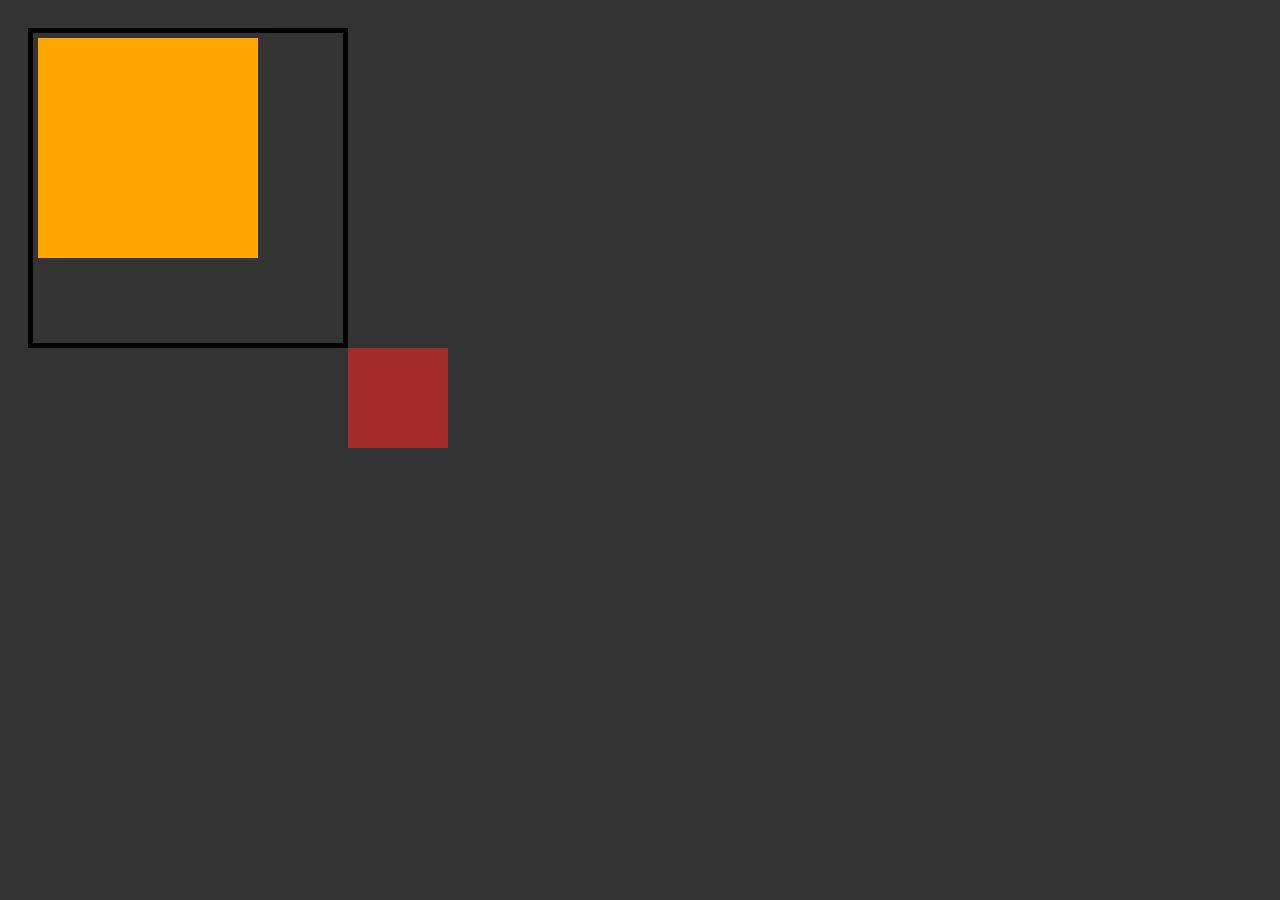
<file: positioning/positioning-absolute.html>
<!DOCTYPE html>
<html lang="en">
<head>
    <meta charset="UTF-8">
    <title>Positioning absolute</title>
    <style>
        body {
            background-color: #333;
            color: white;
        }
        .parent {
            border: 5px solid black;
            padding: 5px;
            margin: 20px;
            display: inline-block;
            width: 300px;
            height: 300px;
            position: relative;
            
        }
        .parent .child-1 {
            background-color: orange;
            width: 200px;
            height: 200px;
            padding: 10px;
        }
        .parent .child-2 {
            background-color: brown;
            width: 100px;
            height: 100px;
            position: absolute;
            right: -105px;
            bottom: -105px;
            /* Нужно добавить 5 пикселей,
            поскольку сам бордер занимает 5 пикселей  */
        }
    </style>
</head>
<body>
    <div class="parent">
        <div class="child-1">
            <div class="child-2"></div>
        </div>
    </div>
</body>
</html>
</file>
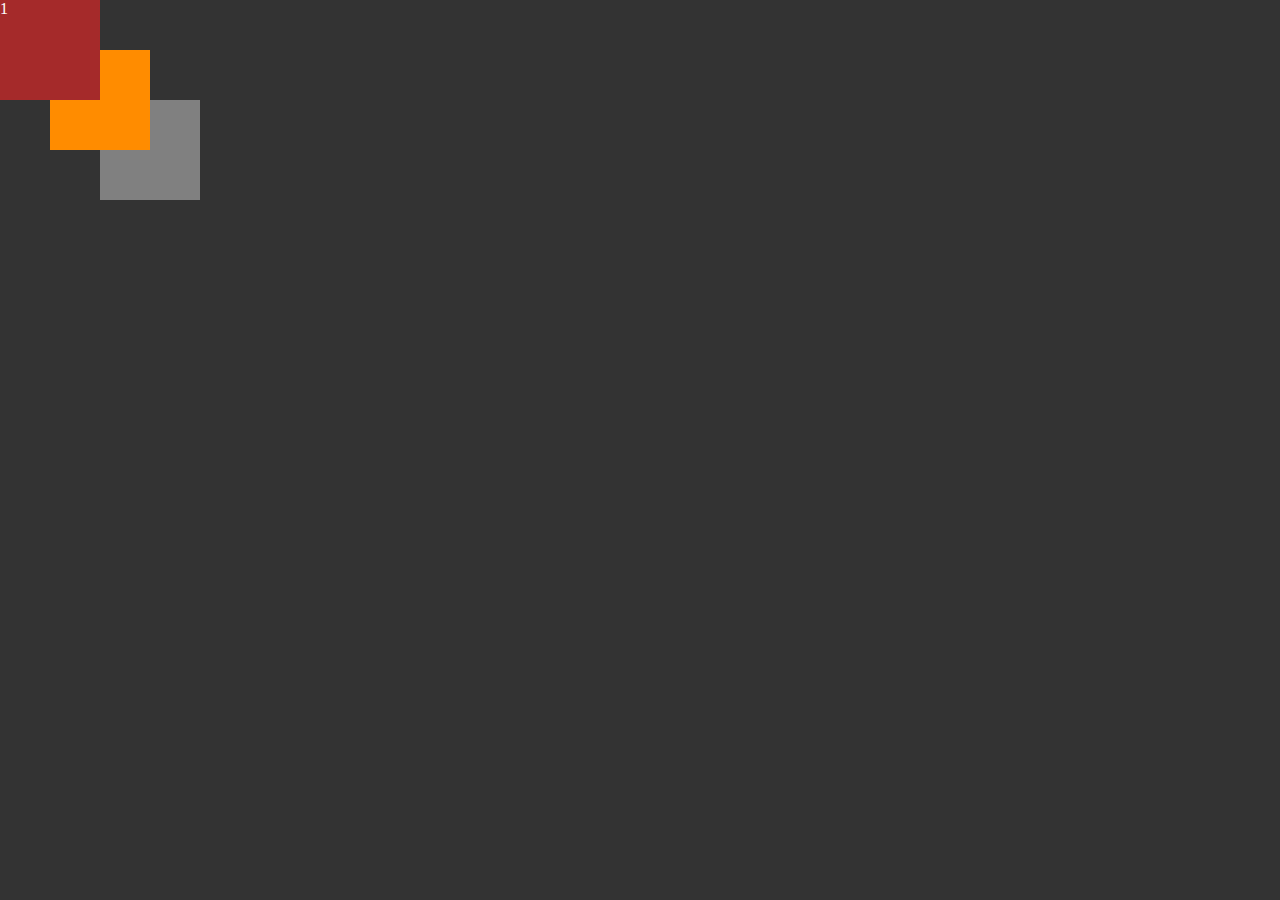
<file: positioning/positioning.html>
<!DOCTYPE html>
<html lang="en">
<head>
    <meta charset="UTF-8">
    <title>CSS POSITIONING</title>
    <style>
        body {
            background-color: #333;
            color: white;
        }
        .parent {
            border: 5px solid black;
            padding: 5px;
            margin: 20px;
            display: inline-block;
        }
        .parent>div {
            width: 100px;
            height: 100px;
        }
        .parent .d-1 {
            background-color: brown;
            position: absolute;
            top: 0;
            left: 0;
        }
        .parent .d-2 {
            background-color: darkorange;
            position: absolute;
            top: 50px;
            left: 50px;
            z-index: -1;
        }
        .parent .d-3 {
            background-color: grey;
            position: absolute;
            top: 100px;
            left: 100px;
            z-index: -2;
        }
    </style>
</head>
<body>
    <div class="parent">
        <div class="d-1">1</div>
        <div class="d-2">2</div>
        <div class="d-3">3</div>
    </div>
</body>
</html>
</file>
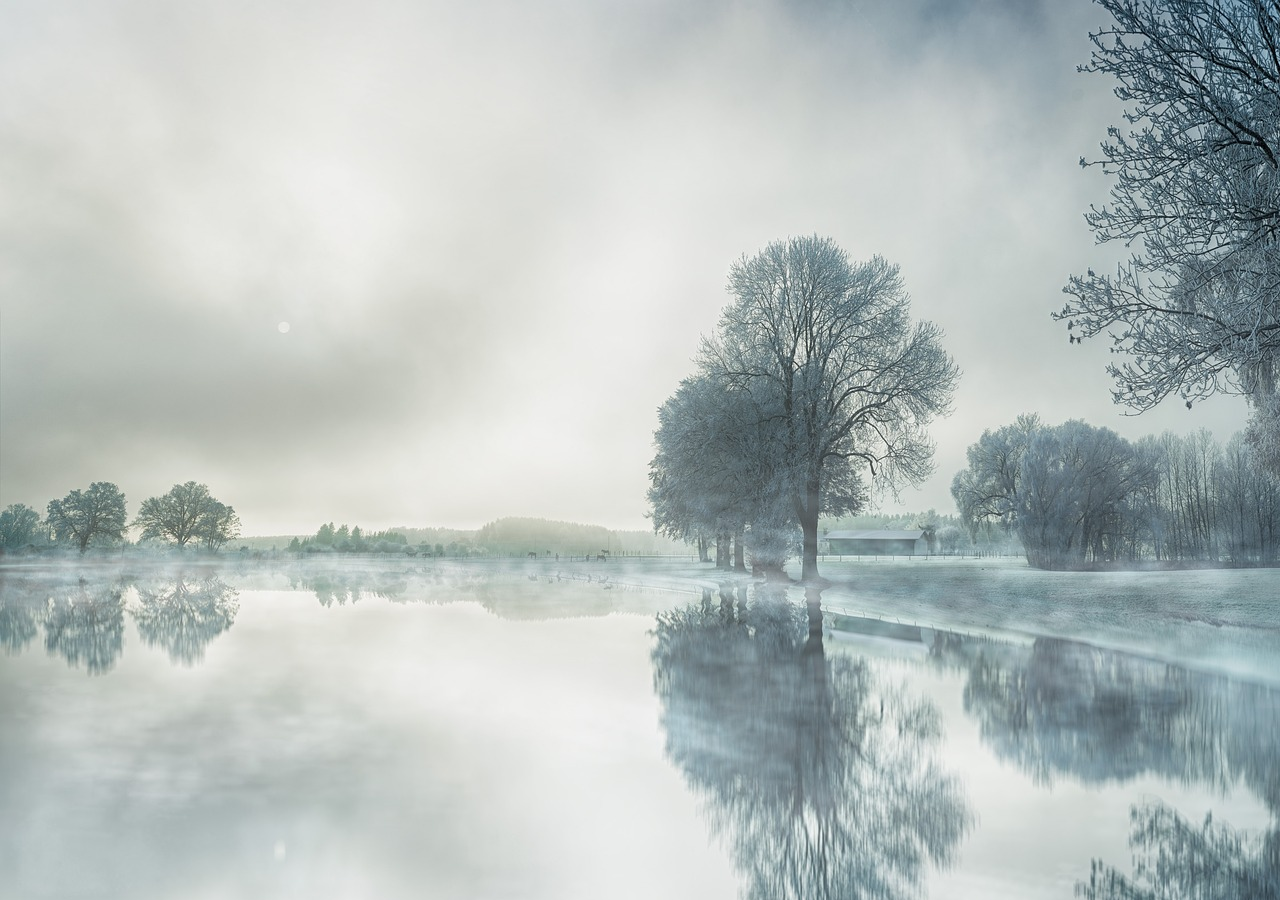
<file: snow/snow-fall.html>
<!DOCTYPE html>
<html lang="en">
<head>
    <meta charset="UTF-8">
    <title>Snowfall</title>
    <link rel="stylesheet" href="snow.css">
    <link rel="preconnect" href="https://fonts.googleapis.com">
    <link rel="preconnect" href="https://fonts.gstatic.com" crossorigin>
    <link href="https://fonts.googleapis.com/css2?family=Poppins:ital,wght@0,300;0,400;0,700;1,300&display=swap" rel="stylesheet">
</head>
<body>
        <div id="landscape" class="overlay">
            <header>
                <h1>Hello again!</h1>
                <h2>It's been a while.</h2>
            </header>
        </div>
        <div id="snow" class="overlay">
            <div class="flake">1</div>
            <div class="flake">2</div>
            <div class="flake">3</div>
            <div class="flake">4</div>
            <div class="flake">5</div>
            <div class="flake md">6</div>
            <div class="flake md">7</div>
            <div class="flake md">8</div>
            <div class="flake md">9</div>
            <div class="flake md">10</div>
            <div class="flake sm">11</div>
            <div class="flake sm">12</div>
            <div class="flake sm">13</div>
            <div class="flake sm">14</div>
            <div class="flake sm">15</div>
        </div>
</body>
</html>
</file>
<file: style.css>
body {
    font-family: 'Roboto', sans-serif;
    font-weight: 300;
}
h1,h2 {
    font-family: 'Dosis', sans-serif;
}
h2 {
    background-color: #54C;
    padding: 20px;
    margin: 0;
    font-size: 35px;
    color: white;
}
ol {
    list-style: none;
    padding: 0;
}
a {
    text-decoration: none;
}
.box-options {
    text-align: center;
    padding: 10% 0 10% 0;
}
.options_header {
    width: 40%;
    margin: 80px auto;
}
.options_list {
    width: 60%;
    margin: auto;
}
.options_list li {
    display: inline-block;
    vertical-align: top;
    width: 30%;
    padding: 5% 0;
    box-shadow: 2px 2px 5px #DDC;
    margin: 0 10px;
    box-sizing: border-box;
}
.options_list>li {
    height: 600px;
    border: 2px solid #ddd;
    transition: 0.5s;

}
.options_price {
    display: inline-block;
    width: 50px;
    height: 50px;   
    font-size: 25px;
    background-color: #fff;
    border-radius: 50%;
    box-shadow: 0px -3px 5px #DDC;
    line-height: 45px;
    transform: translateY(-210px);
}
.options_food li {
    display: inline-block;
    text-align: center;
    border-top: 1px solid #DDC;
    margin: 0;
    width: 335px;
    padding: 10px;
    box-shadow: none;
}
.options_list li p {
    margin: 10px ;
}
.options_list li a {
    display: inline-block;
    text-align: center;
    vertical-align: bottom;
    line-height: 50px;
    height: 50px;
    width: 150px;
    color: #112;
    text-align: center;
    border-radius: 25px;
    border: 2px solid #DDC;
}
.options_list li:nth-child(1) a {
    margin-top: 160px;
}
.options_list li:nth-child(2) a {
    margin-top: 140px;
}
.options_list li:nth-child(3) a {
    margin-top: 5px;
}

.options_list>li:hover {
    border: 2px solid #94C;
    transform: translateY(50px);
}
.options_list>li:hover h2 {
    background-color: #C38;
    transition: 0.5s;
}
.options_list>li:hover a {
    background-color: #F53;
    color:white;
    transition: 0.5s;
    border:none;
}.options_list>li:hover .options_price {
    color: #F53;
    transition: 0.5s;
}
</file>
<file: css-paper-folding/paper.css>
body {
    /* background-color: #333; */
    background-image: url(paper.png);
    background-repeat: repeat;
}
.paper-effect {
    width: 1000px;
    height: 600px;

    border: 10px solid white;
    
    position: absolute;
    top: 0;
    left: 0;
    bottom: 0;
    right: 0;
    margin: auto;
    perspective: 1000px;
}
.paper-effect > div {
    width: 198px;
    height: 598px;
    float: left;

    background-image: url(winter.jpg);
}
.paper-effect > div:nth-child(2) {
    background-position: -200px 0;

    transform: 
    translateX(-50px)
    rotateY(-45deg) 
    scaleY(1.07);
    
}
.paper-effect > div:nth-child(3) {
    background-position: -400px 0;
    transform: 
    translateX(-110px)
    rotateY(45deg)
    scaleY(1.07);
}
.paper-effect > div:nth-child(4) {
    background-position: -600px 0;
    transform: 
    translateX(-170px)
    rotateY(-45deg)
    scaleY(1.07);
}
.paper-effect > div:nth-child(5) {
    background-position: -800px 0;
    transform: 
    translateX(-230px)
    rotateY(45deg)
    scaleY(1.07);
}
</file>
<file: layouting/layouting.css>
body {
    font-family: poppins;
    margin: 0;
    --pinkL: #F2059F;
    --pinkM: #f2059f;
    --magenta: #690eb1;
    --dark: #08203a;
    --light:#d2dee9;
    --greyB:#7888a2;
    --greyBA:#7888a270;
    --grey:#666666;
    --white: white;
    --orange: rgb(255, 166, 0);

    --transition-duration: 0.3s;
    background-color: var(--light);
}
ul {
    list-style: none;
    padding: 0;
}

h1,h2,h3 {
    color: var(--dark);
}

.btn-d {
    background-image: linear-gradient(
        38deg, var(--pinkL), var(--magenta)
        );
    color: var(--dark);
    position: relative;
    overflow: hidden;
    box-shadow: 0em 0em 0.5em -0.2em var(--greyB);
}
.btn-d span {
    position: relative;
}
.btn-d::before {
    content: "";
    display: block;
    position: absolute;
    background-color: white;
    width: 100%;
    height: 100%;
    top: 0;
    left: 100%;
    transition: var(--transition-duration);
}
.btn-d:hover {
    box-shadow: 0.1em 0.1em 0.5em 0em var(--greyB);
}
.btn-d:hover::before {
    left: 0;
}
.btn-l {
    color: var(--dark);
    background-image: 
        linear-gradient(
            90deg, var(--light), white
        ),
        linear-gradient(
            38deg, var(--pinkL), var(--magenta)
        );
    background-repeat: no-repeat;
    background-size: cover;
    
    box-shadow: 0.1em 0.1em 0.5em 0em var(--greyB);
    transition: var(--transition-duration);
}
.btn-l:hover {
    background-position:
        250px 0,
        0 0;
    color: white;
}
.btn-download::after {
    content: "\f019";
    font-family: "Font Awesome 6 Free";
    font-weight: 600;
}
.about form ul li::before {
    content: "\f111";
    font-family: "Font Awesome 6 Free";
    font-weight: 900;
}
.vtext {
    font-size: 11rem;
    color: var(--light);
    text-shadow: 0.035em 0.035em 0.01em rgb(202, 213, 216), -0.035em -0.035em 0.01em rgb(221, 230, 233);
    position: absolute;
    top: 0;
    transform: translateX(-70%) rotate(-90deg);
}
.about {
    border: 3px solid blue;

    padding: 5rem 0;
}

/* .container::after {
    content: "";
    display: block;
    clear: both;
} */
.about img {
    /* float: left;
    width: 45%;
    margin-top: -14.5rem; */
    position: absolute;
    top: 0;
    bottom: 0;
    margin: auto;
}
.about h1 {
    margin: 0;
    font-size: 3.5rem;
    line-height: 1.1em;
    transform: translateY(3.5rem);
}
.about h2 {
    font-weight: 600;
    font-size: 1.5rem;
    transform: translateY(-9rem);
}
/* .container>p {
    margin: 2rem 0;
} */
.about h1,
.about h2,
.about .container > p,
.about form {
    /* width: 45%; */
    /* border: 1px solid black; */
    /* float: right; */
    margin-left: 50%;
}
.about form p {
    float: none;
}


.about form ul,
.about form input[type="radio"] {
     display: none; 
}
.about form #check-skills:checked ~ .list-skills {
    display: block;
}
.about form #check-awards:checked ~ .list-awards {
    display: block;
}
.about form #check-education:checked ~ .list-education {
    display: block;
}

.about form ul li h3 {
    display: inline-block;
    margin: 0.5em 0 0.25em 0.5em;   
    font-size: 1.1rem;
}
.about form ul li p {
    margin: 0.125em 0 0.125em 1.6em;
}

.btn {
    border: 1px solid black;
    padding: 0.5rem 1rem;
    margin: 0.5rem;
    cursor: pointer;
    display: inline-block;
    text-decoration: none;
} 
.about {
    display: none;
}
.section-gradient {
    background-image: linear-gradient(-90deg,white,transparent);
}
.navbar{
    background-image: linear-gradient(var(--light), white);
    display: flex;
    justify-content: space-around;
    align-items: center;
    padding: 1em 0;
}
.navbar ul {
    display: flex;
}
.navbar a{
    text-decoration: none;
    color: var(--dark);
}
.navbar .chat {
    padding: 1em;
    background-color: var(--dark);
    color: var(--white);
    border-radius: 0.7em;
    transition: 0.3s;
}
.navbar .chat::after {
    content: "\f27a";
    font-family: "Font Awesome 6 Free";
    font-weight: 900;
}
.navbar .chat:hover {
    color: var(--dark);
    background-color: var(--pinkM);
    box-shadow: 0.1em 0.1em 0.5em 0em var(--greyB);
    font-size: 1.1rem;
}
.navbar .logo {
    font-size: 2rem;
    display: inline-block;
}
.navbar .logo .letter {
    color: var(--pinkL);
    display: inline;
    margin-left: -0.23em;
}
.navbar .logo .apill {
    display: inline-block;
}

.navbar ul a {
    padding: 0 1em;
}
.header {
    padding: 3rem 1rem;
    display: flex;
    flex-direction: column;
}
.header h1 {
    font-size: 2.75rem;
    font-weight: 700;
    line-height: 1.0em;
    margin: 0;
}
.header h1 strong {
    font-weight: 800;
    color: var(--pinkM);
}
.header h1 strong:not(:first-child){
    display: none;
}
.header h2 {
    font-size: 1.9rem;
    margin: 0;
    margin-bottom: 0.5em;
}
.header h3{
    font-size: 1.1rem;
    order: -1;
    margin: 0;
    margin-bottom: 2em;
}
header p {
    color: var(--greyB);
}
.header .avatar {
    width: 100%;
}
.header .actions a{
    display: block;
    text-decoration: none;
    padding: 0.5em 0.75em;
    margin-bottom: 0.5em;
    border-radius: 5px;
    vertical-align: middle;
}
.header .socials {
    position: absolute;
    top: 2em;
    right:0;
    background-image: linear-gradient(-90deg,white, var(--light));
    box-shadow: 0.1em 0.1em 0.5em rgb(202, 213, 216);
    padding: 0.7em;

}
.header .socials li {
    display: inline-block;
    border: 1px solid var(--greyB);
    border-radius: 36px;
    padding: 0.5em;
    margin: 0 0.3em;
    transition: 0.3s;
}
.header .socials a{
    display: block;
    line-height: 0.5em;
    text-align: center;
    vertical-align: middle;
    width: 1em;
    color: var(--dark);
    font-size: 2rem;
   
}

.header .socials li:hover {
    background-color: var(--greyBA);
}

.header .skills {
    /* position: absolute;
    bottom: 0;
    right: -3rem; */
}
.header .skills .ps {
    width: 5rem;
    height: 5rem;
    background-image: url(images/hero-ps-logo.png);
    background-position: center;
    background-repeat: no-repeat;
    background-size: contain;
    animation: rotation 2s infinite;
    position: absolute;
    bottom: 0;
    right: -3rem;
}
.header .skills .fi {
    width: 5rem;
    height: 5rem;
    background-image: url(images/hero-figma-logo.png);
    background-position: center;
    background-repeat: no-repeat;
    background-size: contain;
    position: absolute;
    top: 10rem;
    left: 49rem;
    animation: verti 3s infinite;
}
@keyframes rotation {
    0% {
        transform: translateX(0);
    }
    50% {
        transform: translateX(-6rem) rotate(-90deg);
    }
    100% {
        transform: translateX(0);
    }

}

@keyframes verti {
    0% {
        transform: translateY(0) ;
    }
    50% {
        transform: translateY(1.5rem) rotate(360deg);
    }
    100% {
        transform: translateY(0) rotate(0deg);
    }
}
@media (min-width:500px) {
    .header .socials {
        display: none;
    }
    .header .skills {
        display: none;
    }
    .navbar {
        justify-content: space-evenly;
    }
    .navbar li{
        display: none;
    }
    .navbar .logo::after {
        content: ">";
        position: absolute;
        right: 0.75em;
    }
}
@media (min-width: 530px) {
    .header .avatar {
        width: 80%;
        align-self: center;
    }
    .header .actions {
        text-align: center;
    }
    .header .actions a{
        display: inline-block;
        margin: 0 0.5em;
    }
    .testimonials .container h1 {
        font-size: 1rem;
    
    }
}

@media (min-width: 700px) {
    .header .avatar {
        width: 60%;
        align-self: center;
    }
    .header .actions {
        text-align: center;
    }
    .header .actions a{
        display: inline-block;
        margin: 0 0.5em;
    }
    .testimonials .container h1 {
        font-size: 2rem;
    
    }
    .navbar {
        font-size: 0.75rem;
    }
    .navbar li{
        display: block;
    }
    .navbar .logo::after {
        display: none;
    }
}

@media (min-width: 890px) {
    .header {
        position: relative;
        padding-top: 5rem;
        padding-bottom: 5rem;
    }
    .header h1 {
        font-size: 3.5rem;
        }
    .header h2 {
        font-size: 2.2rem;
        margin-bottom: 1em;
    }
    .header h3 {
        margin-bottom: 3em;
    }
    .header h1,
    .header h2,
    .header h3,
    .header p,
    .header .actions{
        width: 53%;
    }
    .header .avatar {
        position: absolute;
        top: 0;
        bottom: 0;
        right: 1rem;
        margin: auto;
        width: 45%;
        height: 90%;
        object-fit: contain;
    }
    .header .actions {
        text-align: start;
        margin-top: 3em;
    } 
    .header .actions a {
        font-size: 1.1rem;
    }
    .navbar {
        font-size: 0.9rem;
    }
}
@media (min-width: 1170px) {
    .header {
        padding-bottom: 7rem;
        padding-top: 7rem;
        width: 1140px;
        margin: auto;
    }
    .header h1 {
        font-size: 4rem;
    }
    .header h2 {
        font-size: 2.8rem;
        margin-bottom: 1em;
    }
    .header .actions a {
        font-size: 1.3rem;
    }
    .header .socials {
        display: inline-block;
        right: -2em;
        font-size: 0.7em;
    }
    .header .socials a {
        vertical-align: middle;
        line-height: 0.2em;
    }
    .header .skills {
        display: inline-block;
    }
    .header .skills .fi {
        left: 36rem;
        top: 8rem
    }
    .vtext {
        font-size: 10rem;
    }
    .navbar {
        font-size: 0.95rem;
    }
}
@media (min-width: 1500px) {
    .header {
        width: 1440px;
        margin: auto;
        padding-bottom: 8rem;
        padding-top: 8rem;
    }
    .header h1 {
        font-size: 4.3rem;
    }
    .header h2 {
        font-size: 3.1rem;
        margin-bottom: 1em;
    }
    .header h3 {
        font-size: 1.3rem;
    }
    .header p {
        font-size: 1.2rem;
    }
    .header .actions a {
        font-size: 1.5rem;
    }
    .header .socials {
        display: inline-block;
        right: 0;
        font-size: 1em;
        line-height: 0.5em;
    }
    .header .skills .fi {
        left: 49rem;
        top: 10rem
    }
    .vtext {
        font-size: 11rem;
    }
    .navbar {
        font-size: 1rem;
    }
    
}
@media (min-width:1500px) {
    .container {
        width: 1400px;
        margin: auto;
        padding-top: 8rem;
        padding-bottom: 8rem;

    }
    
}


.has-rating-4::before {
    content:"\f005\f005\f005\f005"; 
    font-family: "Font Awesome 6 Free";
    font-weight: 900;
    position: absolute;
    top: 1rem;
    right: 2.2rem;
    color: var(--orange);
}
.has-rating-4::after {
    content:"\f005"; 
    font-family: "Font Awesome 6 Free";
    font-weight: 400;
    position: absolute;
    top: 1rem;
    right: 1rem;
    color: var(--orange);
}
.has-rating-3::before {
    content:"\f005\f005\f005"; 
    font-family: "Font Awesome 6 Free";
    font-weight: 900;
    position: absolute;
    top: 1rem;
    right: 3.3rem;
    color: var(--orange);
}
.has-rating-3::after {
    content:"\f005\f005"; 
    font-family: "Font Awesome 6 Free";
    font-weight: 400;
    position: absolute;
    top: 1rem;
    right: 1rem;
    color: var(--orange);
}
.has-rating-2::before {
    content:"\f005\f005"; 
    font-family: "Font Awesome 6 Free";
    font-weight: 900;
    position: absolute;
    top: 1rem;
    right: 4.4rem;
    color: var(--orange);
}
.has-rating-2::after {
    content:"\f005\f005\f005"; 
    font-family: "Font Awesome 6 Free";
    font-weight: 400;
    position: absolute;
    top: 1rem;
    right: 1rem;
    color: var(--orange);
}
.testimonials .container {
    overflow-x: hidden;
}

.testimonials .container h1{
    font-size: 3rem;
    transform: translateY(4rem);

}
.testimonials .container h2{
    transform: translateY(-6rem);
    color: var(--pinkM);
}
.testimonials .container p {
    color: var(--dark);
} 
.testimonials .container>p {
    display: inline-block;
}
.testimonials .swiper {
    overflow: visible!important;
    padding-top: 3rem;
}
.testimonials .swiper .swiper-slide{
    padding: 1rem 2rem;
    box-sizing: border-box;
    margin: 0 0.2rem;
    background-image: linear-gradient(317deg,white 60%,transparent);
    border-radius:5px;
    box-shadow: 2px 2px 7px 1px var(--greyBA);

    display: flex;
    flex-direction: column;
}
.testimonials .swiper .swiper-slide.swiper-slide-active {
    margin: 0 0.90rem 0 0.2rem!important; 
}
.testimonials .swiper .swiper-slide p {
    order: -1;
    margin-top: 5rem;
    min-height: 8rem;
}
.testimonials .swiper .swiper-slide p::before {
    content: "\f10e";
    font-weight: 900;
    font-family: "Font Awesome 6 Free";
    display: inline-block;
    font-size: 3.5rem;
    transform: translateY(-4rem) translateX(-0.75rem);
}
.testimonials .swiper .swiper-slide h3 {
    background-image: linear-gradient(90deg, rgb(221, 184, 245),white 70%);
    margin-bottom: 0;
}
.testimonials .swiper .swiper-slide h4 {
    margin: 0;
    background-image: linear-gradient(90deg, rgb(221, 184, 245),white 70%);
}
.testimonials .swiper .swiper-slide img {
    position: absolute;
    bottom: 1rem;
    right: 2rem;
}
.testimonials .swiper .swiper-button-prev,
.testimonials .swiper .swiper-button-next {
    top: 0!important;
    color: var(--dark);
    padding: 1em;
    background-color: var(--white);
}

.testimonials .swiper .swiper-button-prev {
    left: auto!important;
    right: 3rem;
}
@media (min-width: 500px) {
    .testimonials .container h1,
    .testimonials .container h2,
    .testimonials .container p {
        padding: 0 0.8rem;
    }
    .testimonials .container h1 {
        font-size: 1.8rem;
    }
    .testimonials .container h2 {
        font-size: 1.2rem;
        transform: translateY(-3rem);
    }
    .testimonials .container p {
        width: 85%;
    }
}
@media (min-width: 530px) {
    .testimonials .container h1 {
        font-size: 2rem;
    }
    .testimonials .container h2 {
        font-size: 1.5rem;
        transform: translateY(-4rem);
    }
    .testimonials .container p {
        width: 100%;
    }
}
@media (min-width: 700px) {
    .testimonials .container h1 {
        font-size: 2.2rem;
    }
}
@media (min-width: 890px) {
    .testimonials .container h1 {
        font-size: 2.5rem;
    }
    .testimonials .container h2 {
        font-size: 1.5rem;
        transform: translateY(-5rem);
    }
}
@media (min-width: 1170px) {
    .testimonials .container h1 {
        font-size: 2.7rem;
    }
}
@media (min-width: 1500px) {
    .testimonials .container h1{
        font-size: 3rem;
        transform: translateY(4rem);
    
    }
    .testimonials .container h2{
        transform: translateY(-6rem);
        color: var(--pinkM);
    }
    .testimonials .container p {
        color: var(--dark);
    } 
    .testimonials .container>p {
        display: inline-block;
    }
}
</file>
<file: playstore-widget/playstore.css>
body {
    background-color: #222;
}
</file>
<file: playstore-widget/widget.css>
.widget {
    font-family: 'Roboto', sans-serif;
    font-size: 1rem;
    padding: 1em;
    color: white;
    border-bottom: 1px solid red;
}
.widget .brand {
    display: inline-block;
    vertical-align: middle;
    padding: 0.5em;
    margin-right: -4px;

    /* border: 1px solid green; */
}
.widget .brand img {
    height: 7em;
    margin-bottom: -4px;
    margin-right: -4px;
}
.widget .info {
    display: inline-block;
    vertical-align: middle;
    padding-left: 0.5em;
    font-size: 0.75em;
    width: calc(100% - 1.28 * ( 7em + 3 * 0.5em) );

    /* border: 1px solid yellow; */
}
.widget .info h2 {
    padding-bottom: 0.2em;
}
.widget .info p {
    padding-bottom: 1em;
}
.widget .info button {
    background-clip: content-box;
    border: none;
    padding: 0.5em;
    border-radius: 2em;
    line-height: 1.7em;
}
.widget .info button::before {
    content: "x";
    opacity: 0;
}
.widget .info button::after {
    content: "x";
    opacity: 0;
}
.widget .info h2,
.widget .info p {
    margin: 0;
}
</file>
<file: snow/snow.css>
body {
    background-color: #798d96;
}

.overlay {
    position: fixed;
    top: 0;
    right: 0;
    bottom: 0;
    left: 0;
}
#landscape {
    background-image: url(nature-3091991_1920.jpg);
    }
#landscape header {
    text-align: center;
    margin: 30px 0;
    font-family: 'Poppins', sans-serif;
    color: white;
    opacity: 0;
    animation: popup 2s;
    animation-delay: 3s;
    animation-fill-mode: forwards;
}
#landscape header::after {

}
#snow .flake {
    top: -10%;
    width: 20px;
    height: 20px;
    background-color: #fffB;
    /* border: 1px solid red; */
    border-radius: 100%;

    position: absolute;
    animation: fall 10s linear infinite;
    font-size: 0;
}
#snow .flake.md {
    animation: fall 20s linear infinite;
    height: 12px;
    width: 12px;
}
#snow .flake.sm {
    animation: fall 40s linear infinite;
    height: 5px;
    width: 5px;
}
#snow .flake:nth-child(1) {
    left: 15%;
    animation-delay: 5s;
}
#snow .flake:nth-child(2) {
    left: 75%;
    animation-delay: 2.5s;
}
#snow .flake:nth-child(3) {
    left: 25%;
    animation-delay: 10s;
}
#snow .flake:nth-child(4) {
    left: 95%;
    animation-delay: 7.5s;
}
#snow .flake:nth-child(5) {
    left: 45%;
    animation-delay: 1.5s;
}
#snow .flake.md:nth-child(6) {
    left: 17%;
    animation-delay: 5.5s;
}
#snow .flake.md:nth-child(7) {
    left: 23%;
    animation-delay: 3.5s;
}
#snow .flake.md:nth-child(8) {
    left: 12%;
    animation-delay: 12s;
}
#snow .flake.md:nth-child(9) {
    left: 87%;
    animation-delay: 8.5s;
}
#snow .flake.md:nth-child(10) {
    left: 53%;
    animation-delay: 3.5s;
}
#snow .flake.sm:nth-child(11) {
    left: 45%;
    animation-delay: 1.3s;
}
#snow .flake.sm:nth-child(12) {
    left: 16%;
    animation-delay: 5.2s;
}
#snow .flake.sm:nth-child(13) {
    left: 29%;
    animation-delay: 3.9s;
}
#snow .flake.sm:nth-child(14) {
    left: 9%;
    animation-delay: 14s;
}
#snow .flake.sm:nth-child(15) {
    left: 93%;
    animation-delay:11.5s;
}

@keyframes fall {
    from { top: -10%}
    to { top: 100%}
}
@keyframes popup {
    from { opacity: 0;}
    to {opacity: 1;}
}
</file>
<file: sapp/style.css>
@charset "UTF-8";
ul {
  list-style: none;
}

body {
  font-family: "poppins", sans-serif;
}
body a {
  text-decoration: none;
}
body .swiper {
  width: 600px;
  height: 600px;
}
body header {
  position: relative;
}
body header:after {
  content: "";
  position: absolute;
  top: 0;
  left: 0;
  background: linear-gradient(-47deg, #8731E8, #4528DC);
  width: 100%;
  height: 100%;
  opacity: 0.9;
  z-index: -1;
}
body header .navbar .container {
  color: #fff;
}
body header .navbar .container .toggler {
  display: none;
}
body header .navbar .container li {
  padding: 0 0.5em;
}
body header .col-12 div {
  margin: 2em 0;
}
body .contacts h1 {
  font-size: 4.5rem;
  margin: 0 0 2rem 0;
  font-weight: 500;
}
body .contacts .container {
  height: 100%;
}
body .contacts .container .row .col:nth-child(1) {
  max-width: 50%;
}
body .contacts .container .row .col:nth-child(2) {
  max-width: 35%;
}
body .contacts p {
  font-size: 1.1rem;
  margin: 2.5rem 0;
}
body .contacts h2 {
  margin: 0 0 1rem 0;
}
body .contacts h3 {
  font-weight: 300;
  font-size: 1.3rem;
}
body .contacts form div input {
  height: 3rem;
}
body .contacts form > button {
  background-color: #8731E8;
  color: #fff;
  padding: 1rem;
  width: 100%;
}
body .contacts form > button:hover {
  box-shadow: 4px 4px 12px grey;
}
body .contacts .col:first-child div a {
  border: 2px solid #8731E8;
  padding: 1em 2em;
  font-size: 1em;
}
body .contacts .col:first-child div a:hover {
  background-color: #8731E8;
  color: #fff;
}

main .functionality {
  margin: 5rem 0;
}
main .functionality .express {
  max-width: 50%;
  margin: 0 0 2em;
  display: flex;
  flex-direction: column;
}
main .functionality .express .premium {
  order: -1;
  display: inline-block;
  text-align: center;
  max-width: 30%;
}
main .functionality h1 {
  font-size: 3rem;
  font-weight: 600;
}
main .functionality h2 {
  font-size: 1rem;
  font-weight: 500;
  padding: 0.75em;
}
main .functionality strong {
  font-weight: 500;
  color: #8731E8;
}
main .functionality ul div {
  transition: 0.3s;
}
main .functionality ul > div:hover {
  transform: translateY(-0.8rem);
}
main .communication {
  background-color: #f6f9fe;
  padding: 4rem 0;
}
main .communication .container {
  width: 85%;
}
main .communication .container .image {
  align-self: flex-start;
}
main .communication .container .image img {
  display: inline-block;
  width: 100%;
}
main .communication .container .info {
  width: 100%;
}
main .communication .container .info h1 {
  font-size: 3.5rem;
  font-weight: 600;
}
main .communication .container .info p {
  margin: 2rem 0;
}
main .communication .container .info ul {
  margin: 2rem 0;
  list-style: none;
  padding: 0;
  font-weight: 400;
}
main .communication .container .info ul li {
  padding: 1rem 0;
}
main .communication .container .info ul li div span:first-child {
  padding: 0;
  max-width: 5%;
  align-self: center;
  text-align: center;
  color: #8731E8;
}
main .communication .container .info ul:last-child {
  list-style: none;
  margin: 0;
  padding: 0;
}
main .communication .container .info ul:last-child li {
  display: inline-block;
  background-color: #fff;
  color: #8731E8;
  width: 2em;
  height: 2em;
  text-align: center;
  line-height: 1em;
  margin: 0 0.5em;
  font-size: 2rem;
  box-shadow: 0px 0px 8px 1px rgb(197, 197, 197);
}
main .manage .container {
  width: 60%;
  padding: 5rem 0;
}
main .manage .container h1 {
  font-weight: 600;
  font-size: 3rem;
}
main .manage .container ul {
  margin: 3rem 0;
  padding: 0;
}
main .manage .container ul li {
  padding: 1rem 0;
}
main .manage .container ul li div span:first-child {
  padding: 0;
  max-width: 10%;
  display: inline-block;
  align-self: center;
  text-align: center;
  color: #8731E8;
  background-color: #fff;
  height: 3.5rem;
  font-size: 1.5rem;
  line-height: 2.4em;
  box-shadow: 0px 0px 0px rgb(197, 197, 197);
}
main .manage .container img {
  display: block;
  margin: auto;
}
main .manage .container a {
  background: linear-gradient(-47deg, #8731E8, #4528DC);
  color: #fff;
  padding: 1em 2em;
}
main .manage .container a:hover {
  box-shadow: 0px 2px 4px rgb(197, 197, 197);
}
main .works {
  background: linear-gradient(-47deg, #8731E8, #4528DC);
  margin: 3rem 0;
  padding: 2rem 0;
  color: #fff;
}
main .works .container {
  width: 55%;
}
main .works .container h1 {
  font-weight: 600;
  font-size: 3.5rem;
  margin: 3rem 0 2rem 0;
}
main .works .container p {
  margin: 3rem 0;
}
main .works .container .row {
  margin: 0 0 3rem 0;
}
main .works .container .row p {
  margin: 1rem;
}
main .works .container .row h2 {
  font-size: 1.5rem;
  font-weight: 600;
}
main .simple {
  padding: 3.5rem 0;
}
main .simple .container h1 {
  font-weight: 600;
  font-size: 3rem;
  margin: 0 0 2rem 0;
}
main .simple .container p {
  width: 50%;
  display: block;
  margin: 0 auto 3rem auto;
}
main .simple .swiper {
  width: 80%;
}
main .simple img {
  width: 100%;
}
main .testimonials .swiper {
  width: 60%;
  height: 100%;
  margin: 4rem auto;
}
main .testimonials .swiper ul li {
  display: flex;
  flex-direction: column;
  padding: 0 4rem 1rem 0;
}
main .testimonials .swiper ul li img {
  order: -1;
  width: 15%;
  margin: 1rem auto;
  border-radius: 50%;
}
main .testimonials .swiper ul li h3 {
  font-size: 1.5rem;
  font-weight: 600;
}
main .testimonials .swiper ul li h4 {
  font-size: 1rem;
  font-weight: 400;
}
main .subscriptions {
  background-color: #f6f9fe;
  padding: 5rem 0;
}
main .subscriptions h1 {
  font-weight: 600;
  font-size: 3rem;
}
main .subscriptions p {
  width: 60%;
  margin: 2rem auto 4rem auto;
}
main .subscriptions .row {
  width: 60%;
  margin: auto;
}
main .subscriptions ul {
  padding: 0;
  width: 80%;
  margin: 2rem auto;
}
main .subscriptions ul li {
  padding: 1rem 0;
  border-top: 1px solid rgb(197, 197, 197);
}
main .subscriptions ul li:last-child {
  border-bottom: 1px solid rgb(197, 197, 197);
}
main .subscriptions .fs-1 {
  color: #8731E8;
  margin: 2rem 0;
}
main .subscriptions h3 {
  margin: 1rem 0;
}
main .subscriptions h4 {
  color: #8731E8;
  font-size: 1.5rem;
  font-weight: 600;
}
main .subscriptions h4 strong {
  font-size: 3rem;
}
main .subscriptions .col a {
  text-decoration: none;
  background: linear-gradient(-47deg, #8731E8, #4528DC);
  color: white;
  padding: 1rem 3rem;
  transform: translateY(2rem);
}
main .subscriptions .col a:hover {
  box-shadow: 0px 3px 4px rgb(197, 197, 197);
}
main .subscriptions .container p:last-child {
  margin: 4rem auto 0 auto;
}
main .subscriptions .container p:last-child a {
  transition: 0.3s;
  color: #212529;
}
main .subscriptions .container p:last-child a:hover {
  color: #8731E8;
}
main .stay-tuned {
  margin: 5rem 0;
}
main .stay-tuned h1 {
  font-weight: 600;
  font-size: 3rem;
}
main .stay-tuned .container > p {
  width: 60%;
  margin: 2rem auto 4rem auto;
}
main .stay-tuned .col:first-child ul {
  padding: 0;
}
main .stay-tuned .col:first-child ul a {
  color: #212529;
}
main .stay-tuned .col:first-child ul a div {
  display: inline-block;
  height: 45px;
  width: 45px;
  line-height: 45px;
  font-size: 18px;
  text-align: center;
  background-color: #8731E8;
  color: #fff;
  border-radius: 4px;
  margin: 0.7rem 0.5rem;
}
main .stay-tuned .col:last-child {
  max-width: 45%;
}
main .stay-tuned .col:last-child div input {
  margin: 2rem;
  height: 3rem;
}
main .stay-tuned .col:last-child div textarea {
  margin: 2rem;
  height: 13rem;
}
main .stay-tuned .col:last-child button {
  background-color: #8731E8;
  width: 100%;
  margin: 1rem 2rem;
  color: #fff;
  padding: 1rem;
}
main .stay-tuned .col:last-child button:hover {
  box-shadow: 0px 2px 8px rgb(197, 197, 197);
}

footer {
  background-color: #f6f9fe;
  padding: 4rem 0 1rem 0;
}
footer a {
  color: #212529;
  transition: 0.5s;
}
footer a:hover {
  color: #8731E8;
}
footer p {
  margin: 0;
}
footer .row:first-child .col-12 a {
  display: block;
  margin: 1rem 0;
}
footer .row:first-child .col-12 p {
  line-height: 2rem;
}
footer .row:first-child .col-12:first-child .items {
  display: flex;
  flex-direction: column;
  flex-wrap: wrap;
}
footer .row:first-child .col-12:first-child .items a {
  display: inline-block;
  order: -1;
  margin: 1rem 0.5rem;
}
footer .row:first-child .col-12:first-child .items a img {
  width: 48px;
  height: 48px;
}
footer .row:first-child .col-12:first-child .items .socials a {
  width: 3rem;
  height: 3rem;
  text-align: center;
  line-height: 3rem;
  border-radius: 20%;
  color: #fff;
  font-size: 1.5rem;
}
footer .row:first-child .col-12:first-child .items .socials a:nth-child(1) {
  background-color: #4528DC;
}
footer .row:first-child .col-12:first-child .items .socials a:nth-child(2) {
  background-color: #212529;
}
footer .row:first-child .col-12:first-child .items .socials a:nth-child(3) {
  background-color: brown;
}
footer .row:first-child .col-12:first-child .items .socials a:nth-child(4) {
  background-color: green;
}
footer .row:first-child .col-12:last-child img {
  width: 60%;
}
footer .row:first-child .col-12:last-child .socials div {
  display: inline-block;
}
footer .row:last-child .col:first-child p:before {
  content: "©";
}

@media (max-width: 1199px) {
  body .contacts .container .row .col {
    margin: 2rem 0;
  }
  body .contacts .container .row .col:nth-child(1) {
    max-width: 50%;
  }
  body .contacts .container .row .col:nth-child(2) {
    max-width: 50%;
  }
}
@media (max-width: 991px) {
  body .navbar .navbar-nav {
    font-size: 1.1rem;
  }
  body .contacts .container {
    height: 100%;
  }
  body .contacts .container .row {
    flex-direction: column;
  }
  body .contacts .container .row .col {
    margin: 2rem 0;
  }
  body .contacts .container .row .col:nth-child(1) {
    max-width: 100%;
  }
  body .contacts .container .row .col:nth-child(2) {
    max-width: 100%;
    margin: 2rem auto;
  }
  body .express {
    max-width: 100% !important;
  }
  body .communication .image {
    display: none;
  }
  body .subscriptions .row {
    display: flex;
    flex-direction: column;
  }
}
@media (max-width: 767px) {
  .navbar .container ul {
    display: none;
  }
  .navbar .container a {
    color: #fff;
  }
  .navbar .container .toggler {
    display: block !important;
    color: #fff;
  }
  .navbar:target .navbar-nav {
    display: flex;
    flex-direction: column;
    position: absolute;
    left: 50%;
    top: 1rem;
    background-color: #4528DC;
  }
  .functionality {
    margin: 5rem 0;
  }
  .functionality .row {
    display: flex;
    flex-direction: column;
  }
  .functionality .row .col {
    width: 100%;
  }
  .stay-tuned .container > p:nth-child(2) {
    width: 100%;
  }
  .stay-tuned .col {
    max-width: 87% !important;
  }
}/*# sourceMappingURL=style.css.map */
</file>
